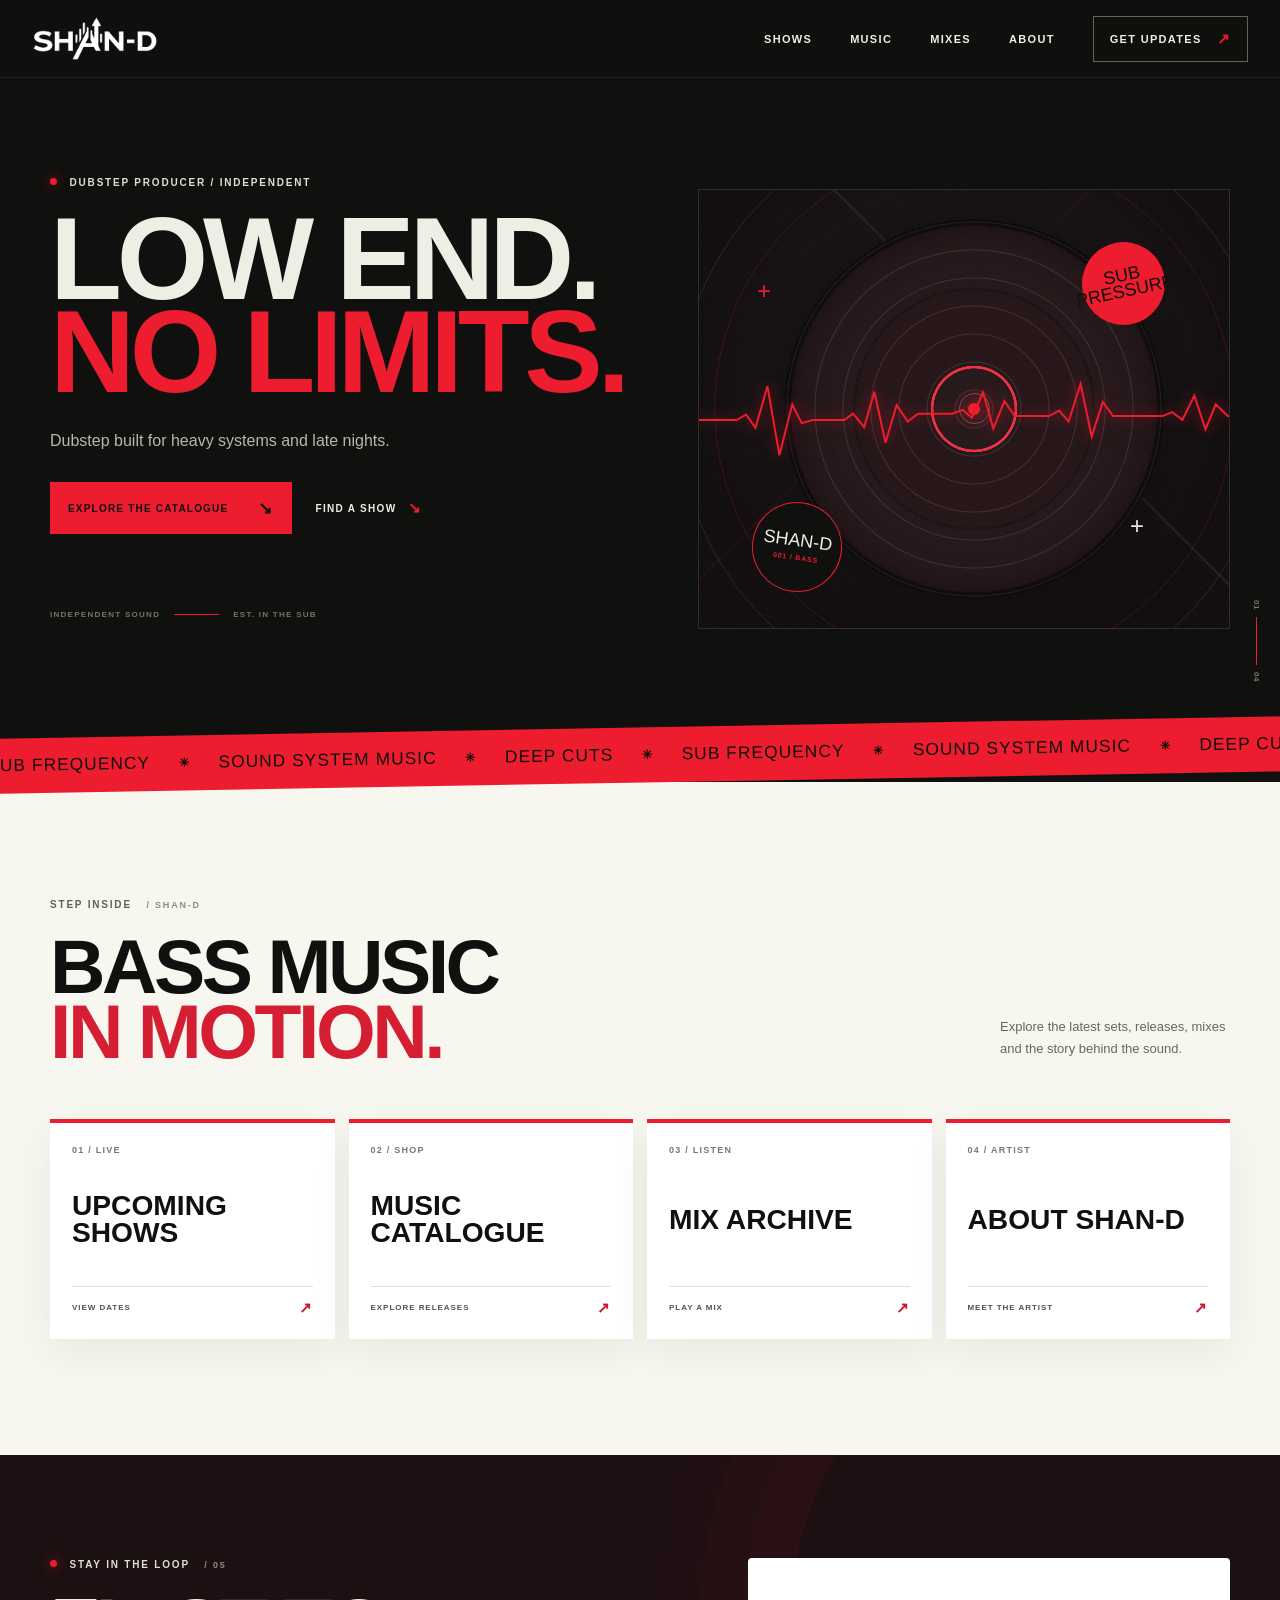
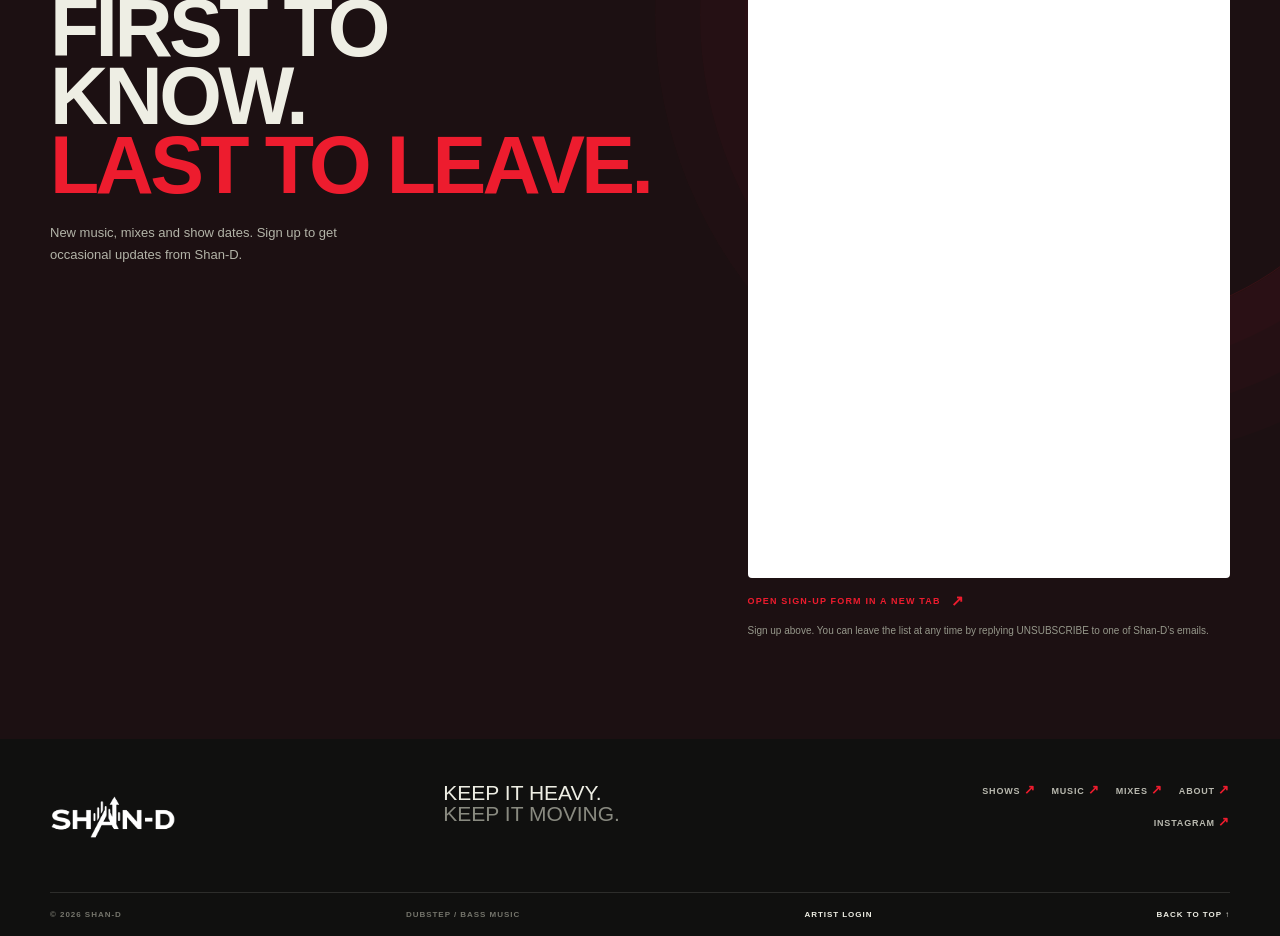
<file: index.html>
<!doctype html>
<html lang="en">
<head>
  <meta charset="utf-8">
  <meta name="viewport" content="width=device-width, initial-scale=1">
  <meta name="theme-color" content="#10100f">
  <meta name="description" content="Official home of Shan-D: dubstep, digital releases, upcoming shows and new music.">
  <title>SHAN-D — Dubstep / Bass Music</title>
  <link rel="stylesheet" href="assets/style.css?v=signup-20261028">
  <script src="site-content.js" defer></script>
  <script src="assets/main.js?v=signup-20261028" defer></script>
</head>
<body>
  <a class="skip-link" href="#main">Skip to content</a>
  <header class="site-header">
    <div class="header-inner">
      <a class="wordmark" href="#top" aria-label="Shan-D home">
        <img class="wordmark__image" src="assets/shan-d-logo.png" alt="Shan-D">
      </a>
      <button class="menu-toggle" type="button" aria-expanded="false" aria-controls="primary-nav">
        <span class="sr-only">Open navigation</span>
        <span></span><span></span>
      </button>
      <nav class="main-nav" id="primary-nav" aria-label="Main navigation">
        <a href="shows/">Shows</a>
        <a href="music/">Music</a>
        <a href="mixes/">Mixes</a>
        <a href="about/">About</a>
        <a class="nav-cta" href="#newsletter">Get updates <span aria-hidden="true">↗</span></a>
      </nav>
    </div>
  </header>
  <main id="main">
    <section class="hero section-wrap" id="top" aria-labelledby="hero-title">
      <div class="hero-copy">
        <p class="eyebrow"><span class="status-dot"></span> DUBSTEP PRODUCER / INDEPENDENT</p>
        <h1 id="hero-title">LOW END.<br><em>NO LIMITS.</em></h1>
        <p class="hero-intro">Dubstep built for heavy systems and late nights.</p>
        <div class="hero-actions">
          <a class="button button--accent" href="music/">Explore the catalogue <span aria-hidden="true">↘</span></a>
          <a class="text-link" href="shows/">Find a show <span aria-hidden="true">↘</span></a>
        </div>
        <div class="hero-caption"><span>INDEPENDENT SOUND</span><span class="caption-rule" aria-hidden="true"></span><span>EST. IN THE SUB</span></div>
      </div>
      <div class="hero-art" role="img" aria-label="Abstract sound system artwork with concentric speaker rings and bass waveform">
        <div class="hero-art__grain" aria-hidden="true"></div>
        <div class="hero-art__orbit hero-art__orbit--one" aria-hidden="true"></div>
        <div class="hero-art__orbit hero-art__orbit--two" aria-hidden="true"></div>
        <div class="hero-art__disc" aria-hidden="true"><div class="hero-art__disc-center"></div></div>
        <svg class="hero-wave" viewBox="0 0 620 140" preserveAspectRatio="none" aria-hidden="true">
          <path d="M0 70h44l11-7 11 17 14-53 14 88 15-65 11 24 13-4h37l10-8 13 17 12-45 13 65 13-48 13 21 12-10h40l12-5 11 10 13-32 12 46 13-35 12 19h40l12-7 11 14 14-48 13 67 13-44 12 18h58l11-5 12 10 14-31 13 43 12-32 14 15h58"/>
        </svg>
        <div class="hero-sticker hero-sticker--top">SUB<br>PRESSURE</div>
        <div class="hero-sticker hero-sticker--bottom">SHAN-D<br><span>001 / BASS</span></div>
        <span class="art-cross art-cross--one" aria-hidden="true">+</span><span class="art-cross art-cross--two" aria-hidden="true">+</span>
      </div>
      <div class="hero-index" aria-hidden="true"><span>01</span><i></i><span>04</span></div>
    </section>
    <div class="ticker" aria-label="Sound system energy"><div class="ticker-track" aria-hidden="true"><span>SUB FREQUENCY</span><b>✳</b><span>SOUND SYSTEM MUSIC</span><b>✳</b><span>DEEP CUTS</span><b>✳</b><span>SUB FREQUENCY</span><b>✳</b><span>SOUND SYSTEM MUSIC</span><b>✳</b><span>DEEP CUTS</span><b>✳</b></div></div>
    <section class="home-explore section" aria-labelledby="explore-title">
      <div class="section-wrap">
        <div class="section-heading">
          <div><p class="eyebrow eyebrow--dark">STEP INSIDE <span class="heading-mark">/ SHAN-D</span></p><h2 id="explore-title">Bass music<br><em>in motion.</em></h2></div>
          <p class="section-note">Explore the latest sets, releases, mixes and the story behind the sound.</p>
        </div>
        <div class="home-link-grid">
          <a class="home-link-card" href="shows/"><span>01 / LIVE</span><h3>Upcoming shows</h3><b>VIEW DATES <i aria-hidden="true">↗</i></b></a>
          <a class="home-link-card" href="music/"><span>02 / SHOP</span><h3>Music catalogue</h3><b>EXPLORE RELEASES <i aria-hidden="true">↗</i></b></a>
          <a class="home-link-card" href="mixes/"><span>03 / LISTEN</span><h3>Mix archive</h3><b>PLAY A MIX <i aria-hidden="true">↗</i></b></a>
          <a class="home-link-card" href="about/"><span>04 / ARTIST</span><h3>About Shan-D</h3><b>MEET THE ARTIST <i aria-hidden="true">↗</i></b></a>
        </div>
      </div>
    </section>
    <section class="newsletter" id="newsletter" aria-labelledby="newsletter-title">
      <div class="newsletter-noise" aria-hidden="true"></div>
      <div class="section-wrap newsletter-layout">
        <div>
          <p class="eyebrow"><span class="status-dot"></span> STAY IN THE LOOP <span class="heading-mark">/ 05</span></p>
          <h2 id="newsletter-title">First to know.<br><em>Last to leave.</em></h2>
          <p class="newsletter-copy">New music, mixes and show dates. Sign up to get occasional updates from Shan-D.</p>
        </div>
        <div class="newsletter-form-wrap">
          <iframe class="newsletter-embed" id="newsletter-form" title="Join the Shan-D mailing list" loading="lazy" referrerpolicy="strict-origin-when-cross-origin" hidden></iframe>
          <a class="newsletter-open-link" id="newsletter-open-link" target="_blank" rel="noopener noreferrer" hidden>OPEN SIGN-UP FORM IN A NEW TAB <span aria-hidden="true">↗</span></a>
          <p class="form-note" id="newsletter-status" role="status">The sign-up form is loading.</p>
          <p class="form-error" id="newsletter-setup-note" hidden></p>
        </div>
      </div>
    </section>
  </main>
  <footer class="site-footer">
    <div class="section-wrap footer-top">
      <a class="wordmark wordmark--footer" href="#top" aria-label="Back to top"><img class="wordmark__image" src="assets/shan-d-logo.png" alt="Shan-D"></a>
      <p>Keep it heavy.<br><span>Keep it moving.</span></p>
      <div class="footer-utility">
        <nav class="footer-socials footer-pages" aria-label="Website pages">
          <a href="shows/">Shows <span aria-hidden="true">↗</span></a>
          <a href="music/">Music <span aria-hidden="true">↗</span></a>
          <a href="mixes/">Mixes <span aria-hidden="true">↗</span></a>
          <a href="about/">About <span aria-hidden="true">↗</span></a>
        </nav>
        <div class="footer-socials footer-socials--artist" id="footer-socials" aria-label="Social links"></div>
      </div>
    </div>
    <div class="section-wrap footer-bottom">
      <span>© <span id="year"></span> SHAN-D</span><span>DUBSTEP / BASS MUSIC</span><a href="admin/">ARTIST LOGIN</a><a href="#top">BACK TO TOP ↑</a>
    </div>
  </footer>
</body>
</html>
</file>
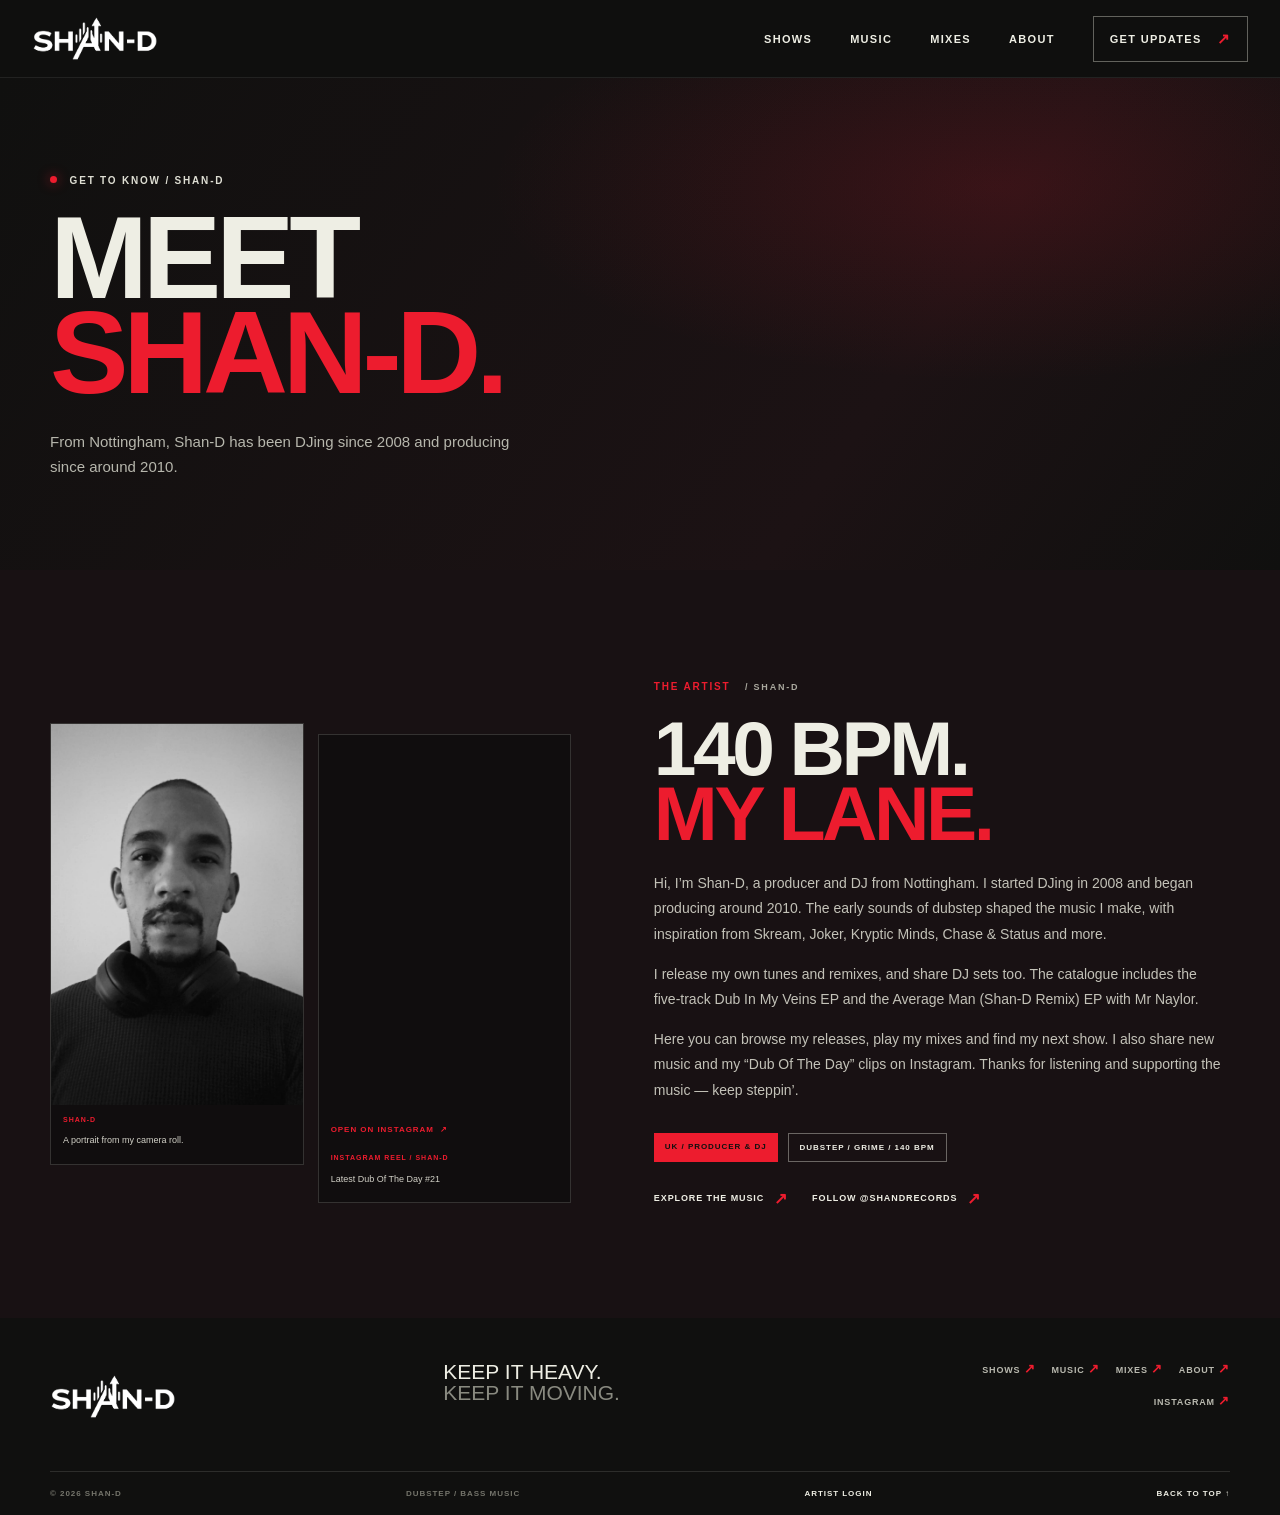
<file: about/index.html>
<!doctype html>
<html lang="en">
<head>
  <meta charset="utf-8">
  <meta name="viewport" content="width=device-width, initial-scale=1">
  <meta name="theme-color" content="#10100f">
  <meta name="description" content="Meet Shan-D, Nottingham producer and DJ, shaped by early dubstep and working at 140 BPM.">
  <title>About — SHAN-D</title>
  <link rel="stylesheet" href="../assets/style.css?v=signup-20261028">
  <script src="../site-content.js" defer></script>
  <script src="../assets/main.js?v=signup-20261028" defer></script>
</head>
<body class="about-page">
  <a class="skip-link" href="#main">Skip to content</a>
  <header class="site-header">
    <div class="header-inner">
      <a class="wordmark" href="../index.html#top" aria-label="Shan-D home"><img class="wordmark__image" src="../assets/shan-d-logo.png" alt="Shan-D"></a>
      <button class="menu-toggle" type="button" aria-expanded="false" aria-controls="primary-nav"><span class="sr-only">Open navigation</span><span></span><span></span></button>
      <nav class="main-nav" id="primary-nav" aria-label="Main navigation">
        <a href="../shows/">Shows</a><a href="../music/">Music</a><a href="../mixes/">Mixes</a><a href="./" aria-current="page">About</a><a class="nav-cta" href="../index.html#newsletter">Get updates <span aria-hidden="true">↗</span></a>
      </nav>
    </div>
  </header>
  <main id="main">
    <section class="page-hero" id="top" aria-labelledby="page-title">
      <div class="section-wrap">
        <p class="eyebrow"><span class="status-dot"></span> GET TO KNOW / SHAN-D</p>
        <h1 id="page-title">MEET<br><em>SHAN-D.</em></h1>
        <p class="page-hero__copy">From Nottingham, Shan-D has been DJing since 2008 and producing since around 2010.</p>
      </div>
    </section>
    <section class="section section--about" aria-labelledby="about-title">
      <div class="section-wrap about-layout">
        <div class="about-gallery" id="about-gallery" aria-label="Photos of Shan-D"></div>
        <div class="about-content">
          <p class="eyebrow">THE ARTIST <span class="heading-mark">/ SHAN-D</span></p>
          <h2 id="about-title">140 BPM.<br><em>My lane.</em></h2>
          <div class="about-copy" id="about-copy"></div>
          <div class="about-bottom"><span class="about-tag">UK / PRODUCER &amp; DJ</span><span class="about-tag about-tag--outline">DUBSTEP / GRIME / 140 BPM</span></div>
          <div class="about-actions">
            <a class="about-contact" href="../music/">Explore the music <span aria-hidden="true">↗</span></a>
            <a class="about-contact" href="https://www.instagram.com/shandrecords/" target="_blank" rel="noopener noreferrer">Follow @shandrecords <span aria-hidden="true">↗</span></a>
          </div>
        </div>
      </div>
    </section>
  </main>
  <footer class="site-footer">
    <div class="section-wrap footer-top">
      <a class="wordmark wordmark--footer" href="../index.html#top" aria-label="Shan-D home"><img class="wordmark__image" src="../assets/shan-d-logo.png" alt="Shan-D"></a>
      <p>Keep it heavy.<br><span>Keep it moving.</span></p>
      <div class="footer-utility">
        <nav class="footer-socials footer-pages" aria-label="Website pages"><a href="../shows/">Shows <span aria-hidden="true">↗</span></a><a href="../music/">Music <span aria-hidden="true">↗</span></a><a href="../mixes/">Mixes <span aria-hidden="true">↗</span></a><a href="./" aria-current="page">About <span aria-hidden="true">↗</span></a></nav>
        <div class="footer-socials footer-socials--artist" id="footer-socials" aria-label="Social links"></div>
      </div>
    </div>
    <div class="section-wrap footer-bottom"><span>© <span id="year"></span> SHAN-D</span><span>DUBSTEP / BASS MUSIC</span><a href="../admin/">ARTIST LOGIN</a><a href="#top">BACK TO TOP ↑</a></div>
  </footer>
</body>
</html>
</file>
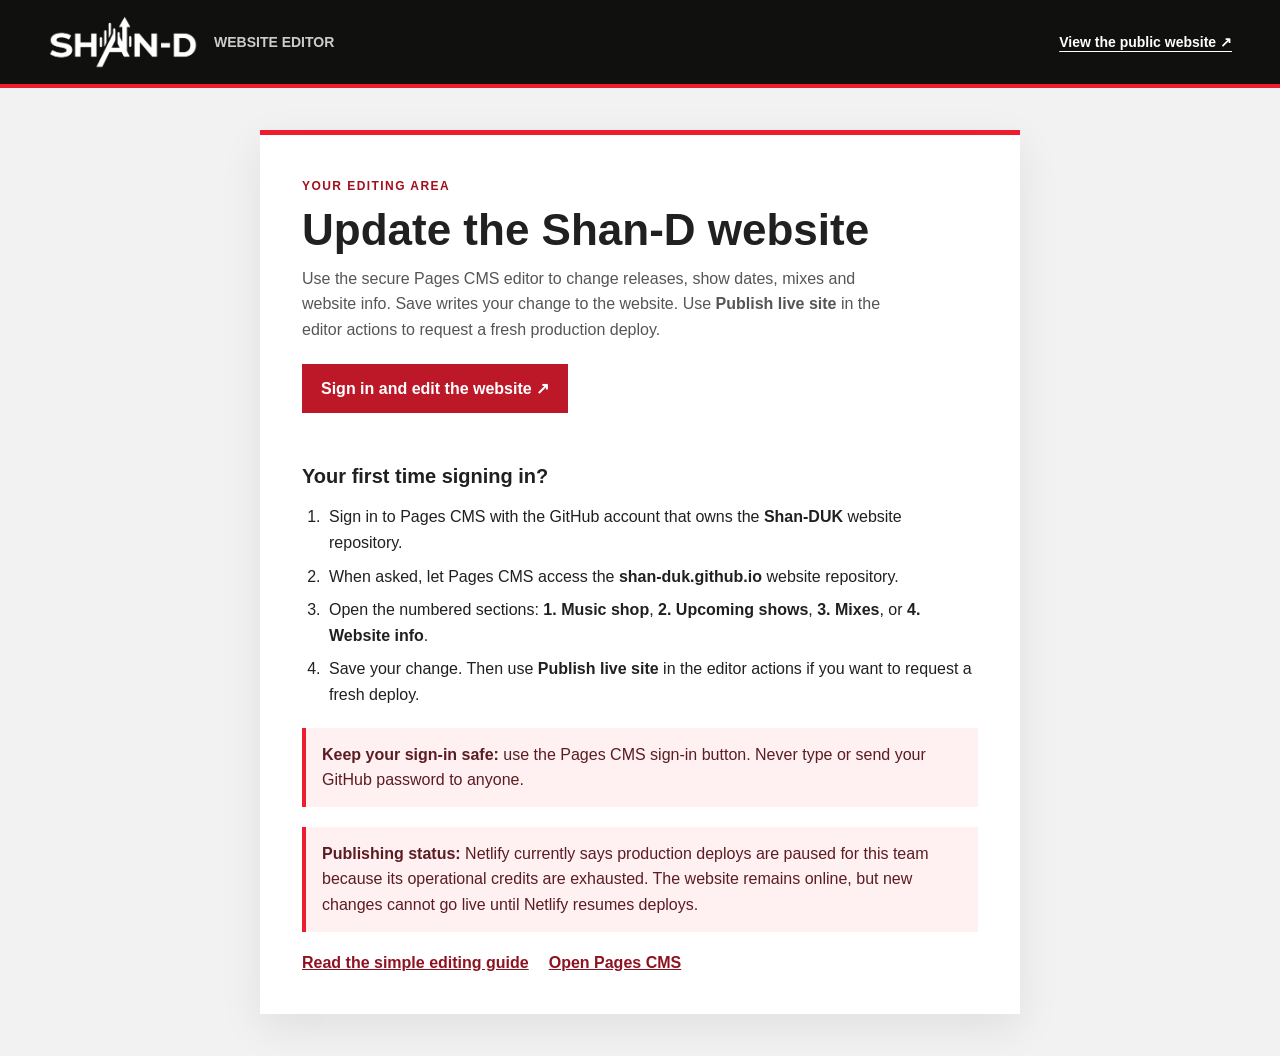
<file: admin/index.html>
<!doctype html>
<html lang="en">
<head>
  <meta charset="utf-8">
  <meta name="viewport" content="width=device-width, initial-scale=1">
  <meta name="theme-color" content="#10100f">
  <title>Shan-D website editor</title>
  <style>
    :root { color-scheme: light; font-family: Arial, Helvetica, sans-serif; }
    * { box-sizing: border-box; }
    body { margin: 0; color: #202020; background: #f2f2f2; }
    header { display: flex; align-items: center; justify-content: space-between; gap: 20px; padding: 14px clamp(18px, 4vw, 48px); color: #fff; background: #10100f; border-bottom: 4px solid #ed1c2e; }
    .brand { display: flex; align-items: center; gap: 16px; }
    .brand img { width: 150px; height: 56px; object-fit: contain; }
    .brand span { color: #ccc; font-size: 14px; font-weight: 700; }
    header a { color: #fff; font-size: 14px; font-weight: 700; text-underline-offset: 4px; }
    header a:hover { color: #ff7b85; }
    main { width: min(760px, calc(100% - 32px)); margin: 42px auto; }
    .card { padding: clamp(24px, 5vw, 42px); background: #fff; border-top: 5px solid #ed1c2e; box-shadow: 0 14px 40px rgba(0,0,0,.08); }
    .eyebrow { margin: 0 0 10px; color: #a20f1d; font-size: 12px; font-weight: 800; letter-spacing: .12em; text-transform: uppercase; }
    h1 { margin: 0 0 12px; font-size: clamp(30px, 6vw, 44px); line-height: 1.08; }
    p, li { font-size: 16px; line-height: 1.6; }
    .intro { max-width: 610px; margin: 0 0 22px; color: #555; }
    .button { display: inline-block; margin: 0 0 28px; padding: 15px 19px; color: #fff; background: #bd1828; font-weight: 800; text-decoration: none; }
    .button:hover { background: #941321; }
    h2 { margin: 24px 0 8px; font-size: 20px; }
    ol { padding-left: 23px; }
    li { padding-left: 4px; margin: 8px 0; }
    .note { margin: 20px 0 0; padding: 14px 16px; color: #5c1c23; background: #fff0f1; border-left: 4px solid #ed1c2e; }
    .bottom { display: flex; gap: 20px; margin-top: 22px; }
    .bottom a { color: #8f1220; font-weight: 700; }
    @media (max-width: 580px) { header { align-items: flex-start; flex-direction: column; } .brand img { width: 125px; } main { margin: 24px auto; } .bottom { flex-direction: column; gap: 10px; } }
  </style>
</head>
<body>
  <header>
    <div class="brand"><img src="../assets/shan-d-logo.png" alt="Shan-D logo"><span>WEBSITE EDITOR</span></div>
    <a href="../index.html">View the public website ↗</a>
  </header>
  <main>
    <section class="card">
      <p class="eyebrow">Your editing area</p>
      <h1>Update the Shan-D website</h1>
      <p class="intro">Use the secure Pages CMS editor to change releases, show dates, mixes and website info. Save writes your change to the website. Use <strong>Publish live site</strong> in the editor actions to request a fresh production deploy.</p>
      <a class="button" href="https://app.pagescms.org/Shan-DUK/shan-duk.github.io">Sign in and edit the website ↗</a>

      <h2>Your first time signing in?</h2>
      <ol>
        <li>Sign in to Pages CMS with the GitHub account that owns the <strong>Shan-DUK</strong> website repository.</li>
        <li>When asked, let Pages CMS access the <strong>shan-duk.github.io</strong> website repository.</li>
        <li>Open the numbered sections: <strong>1. Music shop</strong>, <strong>2. Upcoming shows</strong>, <strong>3. Mixes</strong>, or <strong>4. Website info</strong>.</li>
        <li>Save your change. Then use <strong>Publish live site</strong> in the editor actions if you want to request a fresh deploy.</li>
      </ol>

      <p class="note"><strong>Keep your sign-in safe:</strong> use the Pages CMS sign-in button. Never type or send your GitHub password to anyone.</p>
      <p class="note"><strong>Publishing status:</strong> Netlify currently says production deploys are paused for this team because its operational credits are exhausted. The website remains online, but new changes cannot go live until Netlify resumes deploys.</p>
      <nav class="bottom" aria-label="Help links">
        <a href="help.html">Read the simple editing guide</a>
        <a href="https://app.pagescms.org">Open Pages CMS</a>
      </nav>
    </section>
  </main>
</body>
</html>
</file>
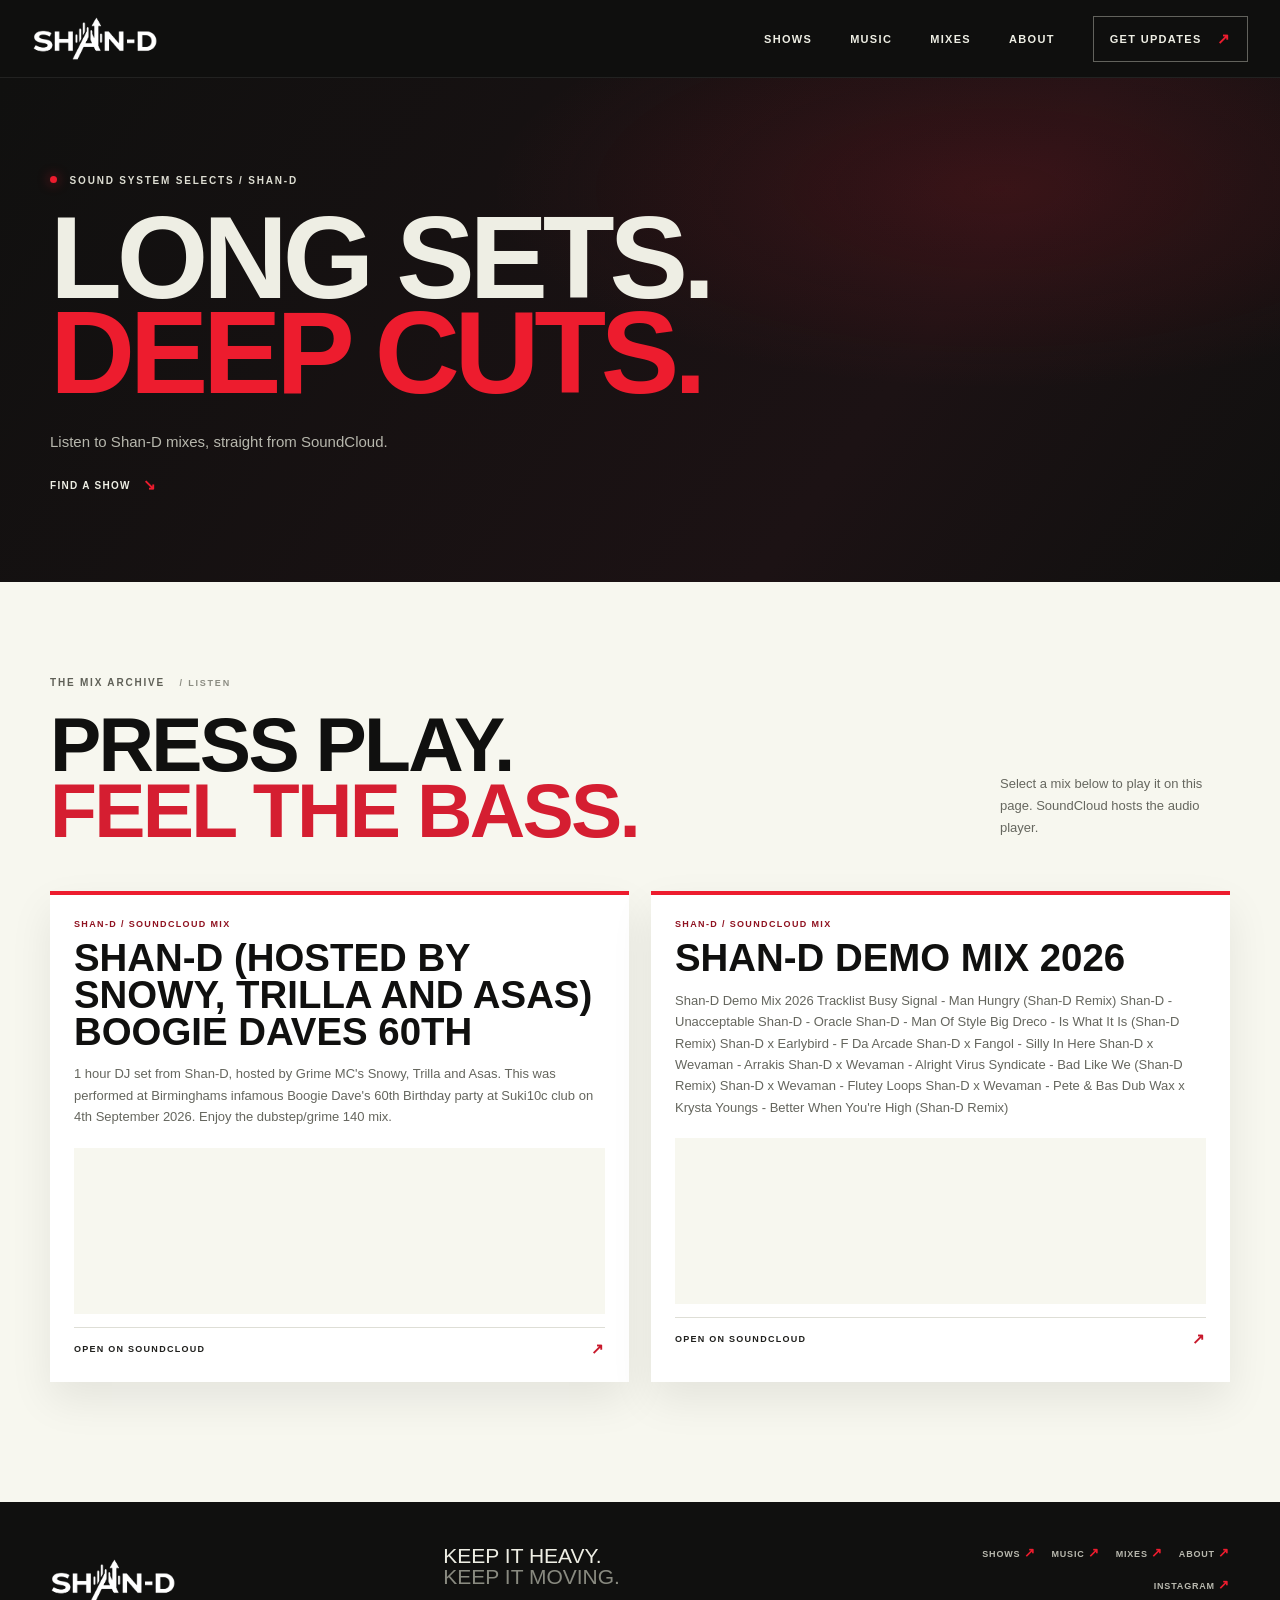
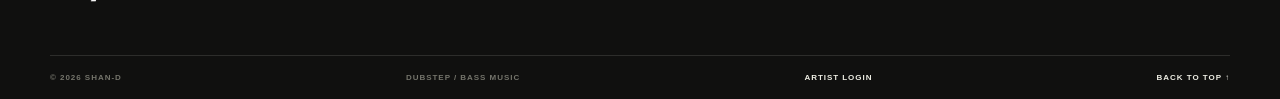
<file: mixes/index.html>
<!doctype html>
<html lang="en">
<head>
  <meta charset="utf-8">
  <meta name="viewport" content="width=device-width, initial-scale=1">
  <meta name="theme-color" content="#10100f">
  <meta name="description" content="Listen to Shan-D mixes on SoundCloud.">
  <title>Mixes — SHAN-D</title>
  <link rel="stylesheet" href="../assets/style.css?v=signup-20261028">
  <script src="../site-content.js" defer></script>
  <script src="../assets/mixes.js" defer></script>
</head>
<body class="mixes-page">
  <a class="skip-link" href="#main">Skip to content</a>
  <header class="site-header">
    <div class="header-inner">
      <a class="wordmark" href="../index.html#top" aria-label="Shan-D home">
        <img class="wordmark__image" src="../assets/shan-d-logo.png" alt="Shan-D">
      </a>
      <button class="menu-toggle" type="button" aria-expanded="false" aria-controls="primary-nav">
        <span class="sr-only">Open navigation</span>
        <span></span><span></span>
      </button>
      <nav class="main-nav" id="primary-nav" aria-label="Main navigation">
        <a href="../shows/">Shows</a>
        <a href="../music/">Music</a>
        <a href="./" aria-current="page">Mixes</a>
        <a href="../about/">About</a>
        <a class="nav-cta" href="../index.html#newsletter">Get updates <span aria-hidden="true">↗</span></a>
      </nav>
    </div>
  </header>
  <main id="main">
    <section class="mixes-hero" aria-labelledby="mixes-title">
      <div class="section-wrap">
        <p class="eyebrow"><span class="status-dot"></span> SOUND SYSTEM SELECTS / SHAN-D</p>
        <h1 id="mixes-title">Long sets.<br><em>Deep cuts.</em></h1>
        <p class="mixes-hero__copy">Listen to Shan-D mixes, straight from SoundCloud.</p>
        <a class="text-link" href="../shows/">Find a show <span aria-hidden="true">↘</span></a>
      </div>
    </section>
    <section class="mixes-library" aria-labelledby="mixes-library-title">
      <div class="section-wrap">
        <div class="section-heading">
          <div>
            <p class="eyebrow eyebrow--dark">THE MIX ARCHIVE <span class="heading-mark">/ LISTEN</span></p>
            <h2 id="mixes-library-title">Press play.<br><em>Feel the bass.</em></h2>
          </div>
          <p class="section-note">Select a mix below to play it on this page. SoundCloud hosts the audio player.</p>
        </div>
        <div class="mixes-grid" id="mixes-list" aria-live="polite"></div>
      </div>
    </section>
  </main>
  <footer class="site-footer">
    <div class="section-wrap footer-top">
      <a class="wordmark wordmark--footer" href="../index.html#top" aria-label="Back to Shan-D home"><img class="wordmark__image" src="../assets/shan-d-logo.png" alt="Shan-D"></a>
      <p>Keep it heavy.<br><span>Keep it moving.</span></p>
      <div class="footer-utility">
        <nav class="footer-socials footer-pages" aria-label="Website pages">
          <a href="../shows/">Shows <span aria-hidden="true">↗</span></a>
          <a href="../music/">Music <span aria-hidden="true">↗</span></a>
          <a href="./" aria-current="page">Mixes <span aria-hidden="true">↗</span></a>
          <a href="../about/">About <span aria-hidden="true">↗</span></a>
        </nav>
        <div class="footer-socials footer-socials--artist" id="footer-socials" aria-label="Social links"></div>
      </div>
    </div>
    <div class="section-wrap footer-bottom">
      <span>© <span id="year"></span> SHAN-D</span><span>DUBSTEP / BASS MUSIC</span><a href="../admin/">ARTIST LOGIN</a><a href="#top">BACK TO TOP ↑</a>
    </div>
  </footer>
</body>
</html>
</file>
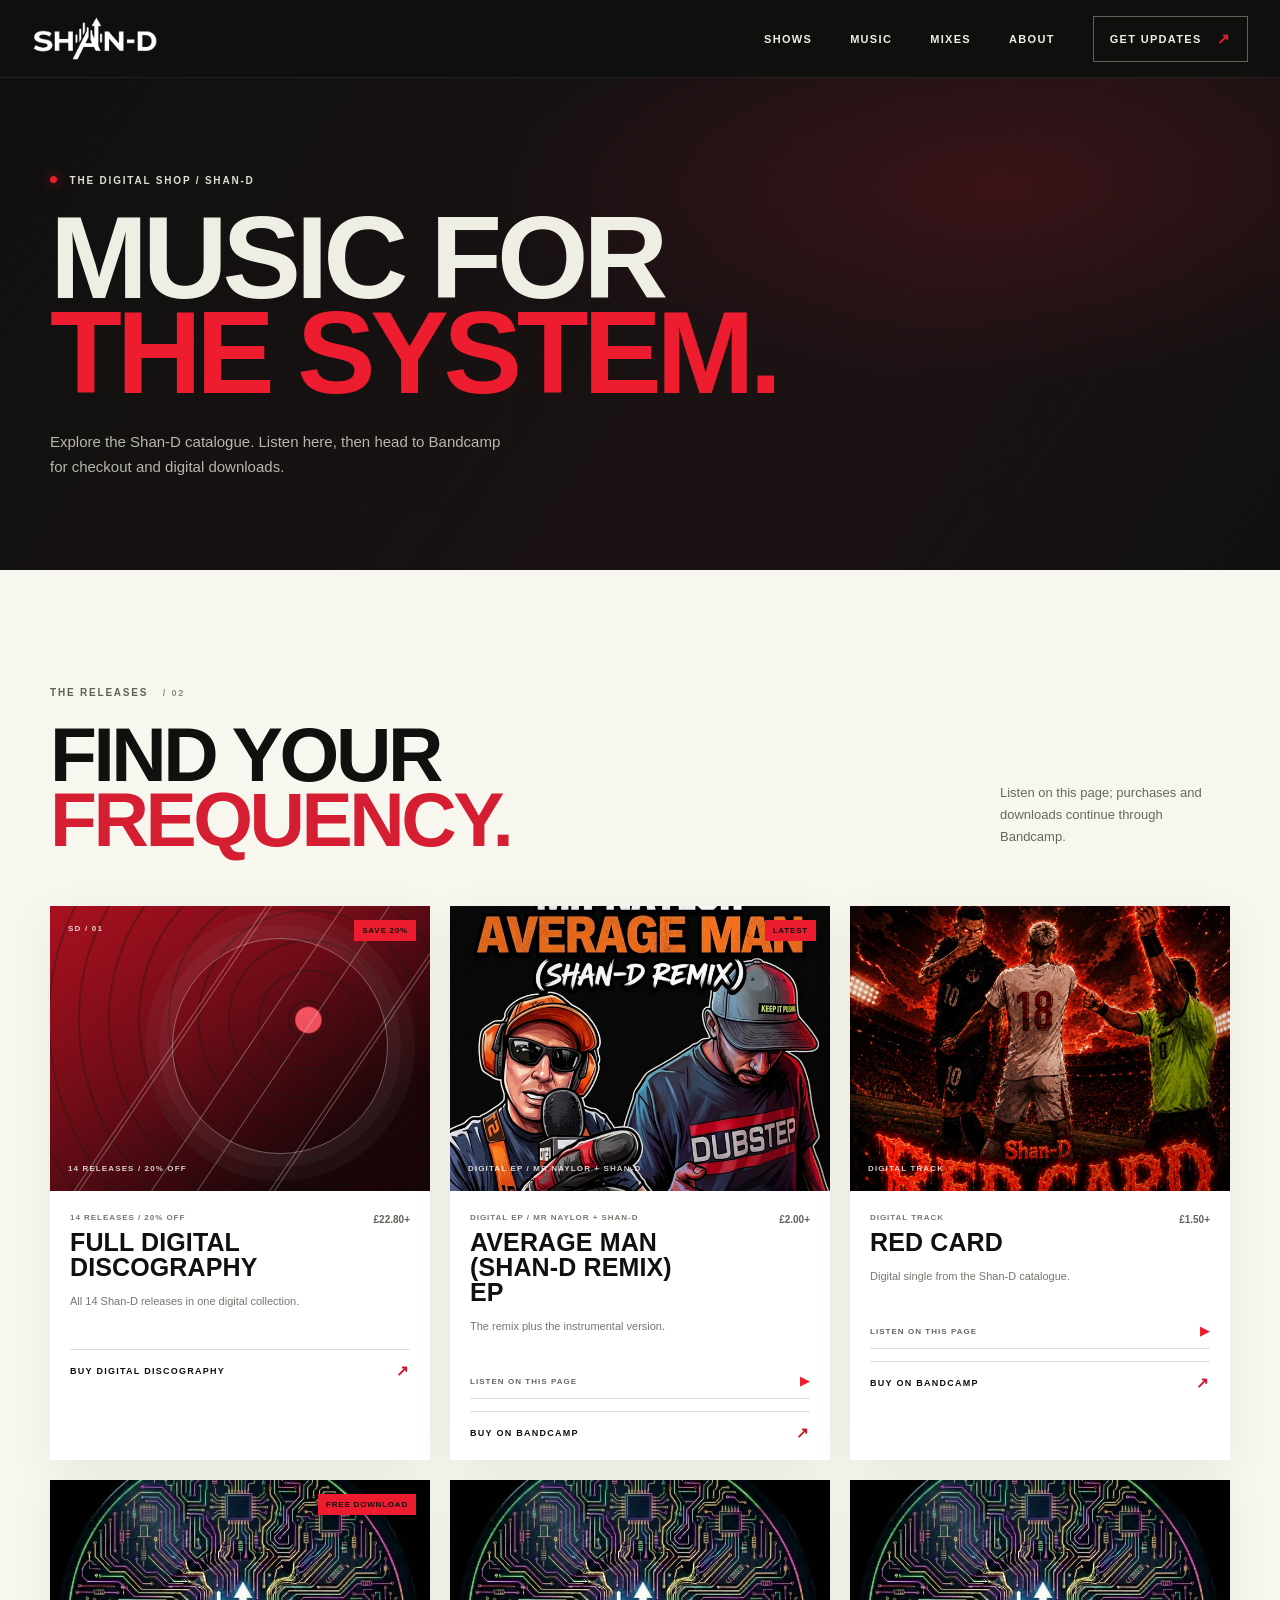
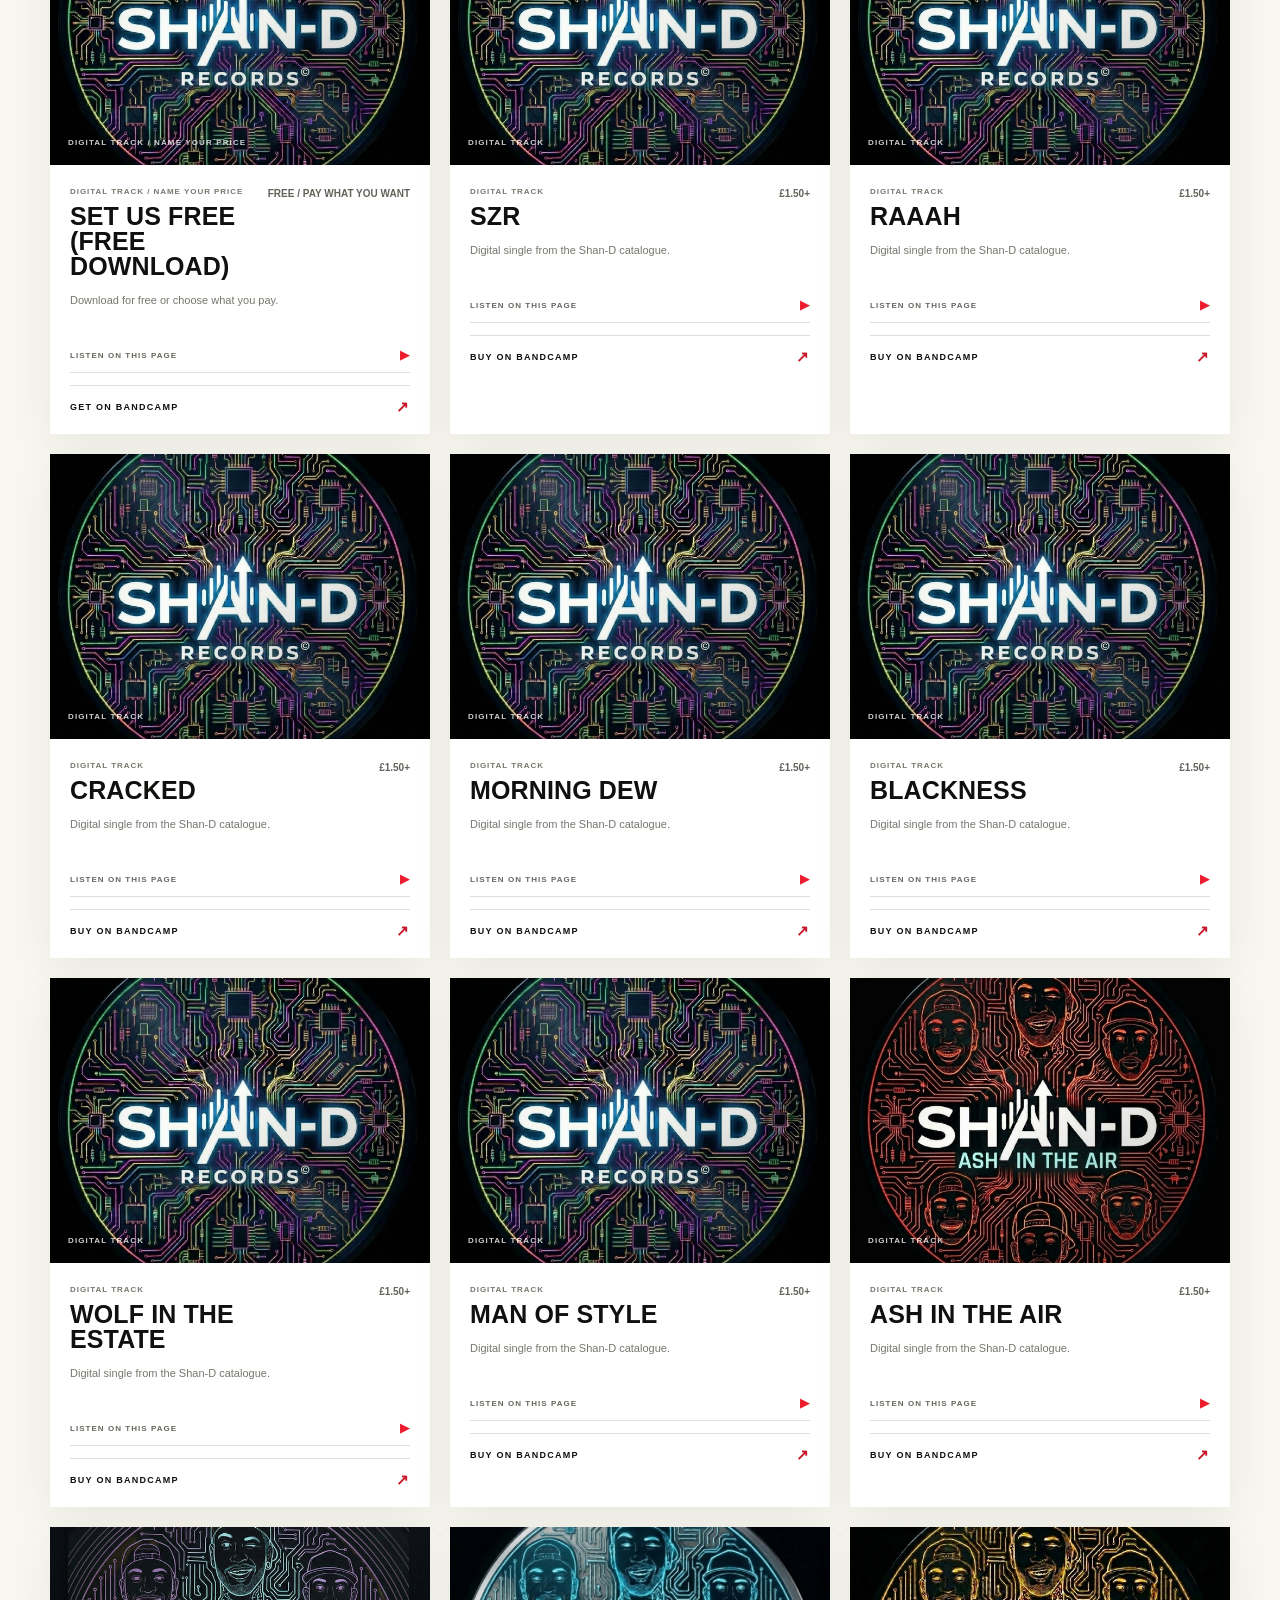
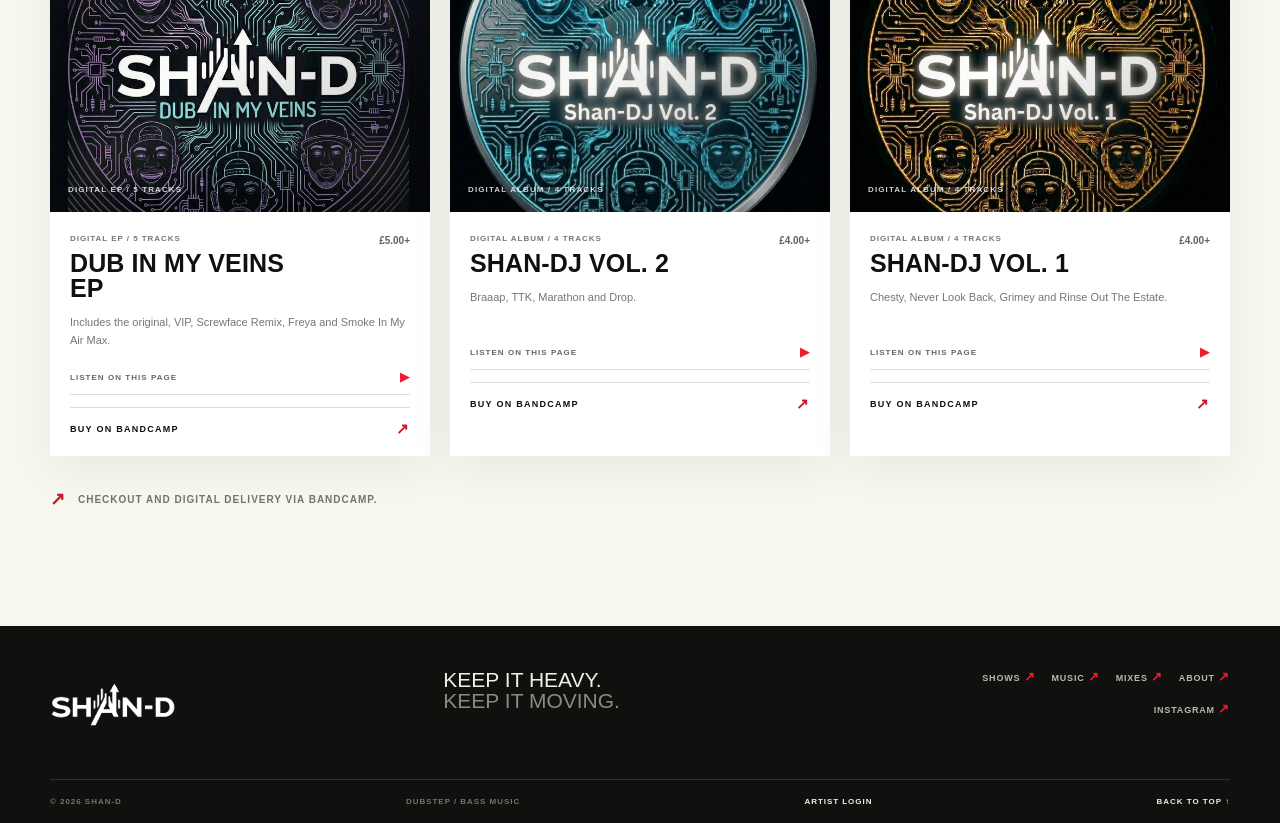
<file: music/index.html>
<!doctype html>
<html lang="en">
<head>
  <meta charset="utf-8">
  <meta name="viewport" content="width=device-width, initial-scale=1">
  <meta name="theme-color" content="#10100f">
  <meta name="description" content="Explore and buy Shan-D digital releases. Checkout and downloads are handled by Bandcamp.">
  <title>Music — SHAN-D</title>
  <link rel="stylesheet" href="../assets/style.css?v=signup-20261028">
  <script src="../site-content.js" defer></script>
  <script src="../assets/main.js?v=signup-20261028" defer></script>
</head>
<body class="music-page">
  <a class="skip-link" href="#main">Skip to content</a>
  <header class="site-header">
    <div class="header-inner">
      <a class="wordmark" href="../index.html#top" aria-label="Shan-D home"><img class="wordmark__image" src="../assets/shan-d-logo.png" alt="Shan-D"></a>
      <button class="menu-toggle" type="button" aria-expanded="false" aria-controls="primary-nav"><span class="sr-only">Open navigation</span><span></span><span></span></button>
      <nav class="main-nav" id="primary-nav" aria-label="Main navigation">
        <a href="../shows/">Shows</a><a href="./" aria-current="page">Music</a><a href="../mixes/">Mixes</a><a href="../about/">About</a><a class="nav-cta" href="../index.html#newsletter">Get updates <span aria-hidden="true">↗</span></a>
      </nav>
    </div>
  </header>
  <main id="main">
    <section class="page-hero" id="top" aria-labelledby="page-title">
      <div class="section-wrap">
        <p class="eyebrow"><span class="status-dot"></span> THE DIGITAL SHOP / SHAN-D</p>
        <h1 id="page-title">Music for<br><em>the system.</em></h1>
        <p class="page-hero__copy">Explore the Shan-D catalogue. Listen here, then head to Bandcamp for checkout and digital downloads.</p>
      </div>
    </section>
    <section class="section section--music" aria-labelledby="music-title">
      <div class="section-wrap">
        <div class="section-heading">
          <div><p class="eyebrow eyebrow--dark">THE RELEASES <span class="heading-mark">/ 02</span></p><h2 id="music-title">Find your<br><em>frequency.</em></h2></div>
          <p class="section-note">Listen on this page; purchases and downloads continue through Bandcamp.</p>
        </div>
        <div class="music-grid" id="music-grid" aria-live="polite"></div>
        <div class="shop-footnote"><span class="shop-footnote__mark">↗</span> Checkout and digital delivery via Bandcamp.</div>
      </div>
    </section>
  </main>
  <footer class="site-footer">
    <div class="section-wrap footer-top">
      <a class="wordmark wordmark--footer" href="../index.html#top" aria-label="Shan-D home"><img class="wordmark__image" src="../assets/shan-d-logo.png" alt="Shan-D"></a>
      <p>Keep it heavy.<br><span>Keep it moving.</span></p>
      <div class="footer-utility">
        <nav class="footer-socials footer-pages" aria-label="Website pages"><a href="../shows/">Shows <span aria-hidden="true">↗</span></a><a href="./" aria-current="page">Music <span aria-hidden="true">↗</span></a><a href="../mixes/">Mixes <span aria-hidden="true">↗</span></a><a href="../about/">About <span aria-hidden="true">↗</span></a></nav>
        <div class="footer-socials footer-socials--artist" id="footer-socials" aria-label="Social links"></div>
      </div>
    </div>
    <div class="section-wrap footer-bottom"><span>© <span id="year"></span> SHAN-D</span><span>DUBSTEP / BASS MUSIC</span><a href="../admin/">ARTIST LOGIN</a><a href="#top">BACK TO TOP ↑</a></div>
  </footer>
</body>
</html>
</file>
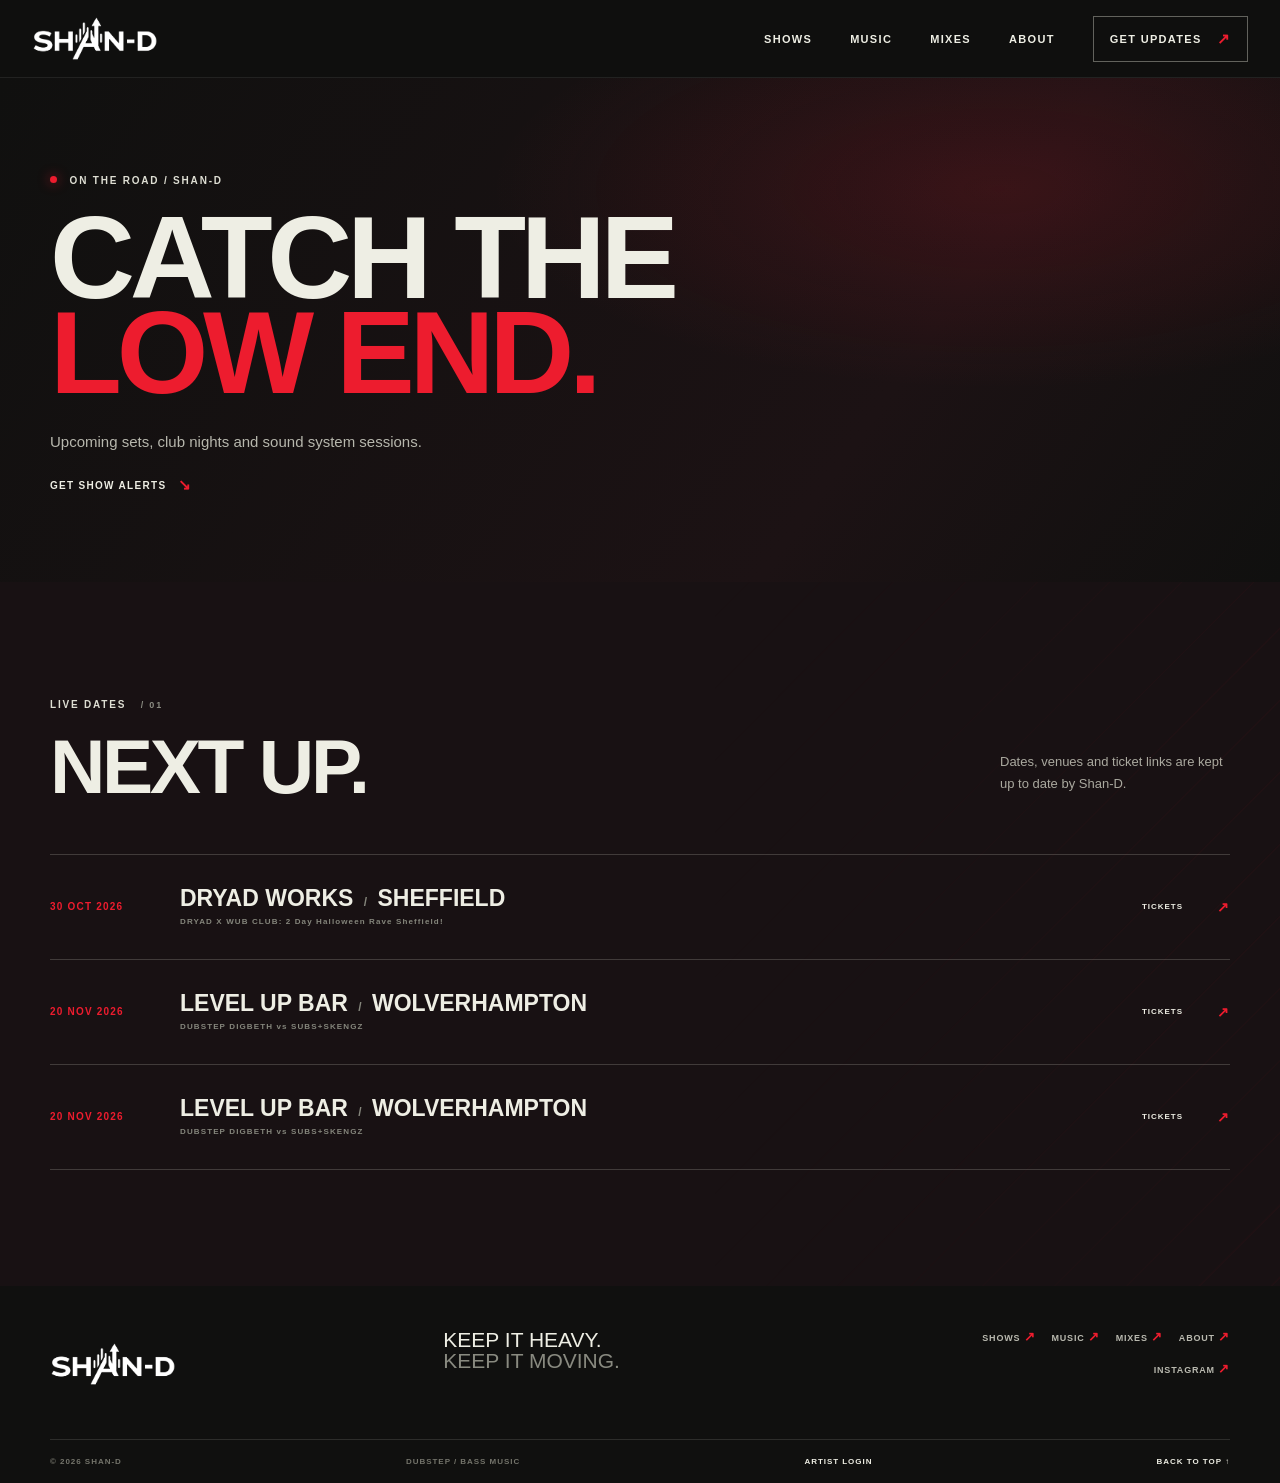
<file: shows/index.html>
<!doctype html>
<html lang="en">
<head>
  <meta charset="utf-8">
  <meta name="viewport" content="width=device-width, initial-scale=1">
  <meta name="theme-color" content="#10100f">
  <meta name="description" content="See upcoming Shan-D dubstep and bass music shows.">
  <title>Shows — SHAN-D</title>
  <link rel="stylesheet" href="../assets/style.css?v=signup-20261028">
  <script src="../site-content.js" defer></script>
  <script src="../assets/main.js?v=signup-20261028" defer></script>
</head>
<body class="shows-page">
  <a class="skip-link" href="#main">Skip to content</a>
  <header class="site-header">
    <div class="header-inner">
      <a class="wordmark" href="../index.html#top" aria-label="Shan-D home"><img class="wordmark__image" src="../assets/shan-d-logo.png" alt="Shan-D"></a>
      <button class="menu-toggle" type="button" aria-expanded="false" aria-controls="primary-nav"><span class="sr-only">Open navigation</span><span></span><span></span></button>
      <nav class="main-nav" id="primary-nav" aria-label="Main navigation">
        <a href="./" aria-current="page">Shows</a><a href="../music/">Music</a><a href="../mixes/">Mixes</a><a href="../about/">About</a><a class="nav-cta" href="../index.html#newsletter">Get updates <span aria-hidden="true">↗</span></a>
      </nav>
    </div>
  </header>
  <main id="main">
    <section class="page-hero" id="top" aria-labelledby="page-title">
      <div class="section-wrap">
        <p class="eyebrow"><span class="status-dot"></span> ON THE ROAD / SHAN-D</p>
        <h1 id="page-title">Catch the<br><em>low end.</em></h1>
        <p class="page-hero__copy">Upcoming sets, club nights and sound system sessions.</p>
        <a class="text-link" href="../index.html#newsletter">Get show alerts <span aria-hidden="true">↘</span></a>
      </div>
    </section>
    <section class="section section--shows" aria-labelledby="shows-title">
      <div class="section-wrap">
        <div class="section-heading">
          <div><p class="eyebrow">LIVE DATES <span class="heading-mark">/ 01</span></p><h2 id="shows-title">Next up.</h2></div>
          <p class="section-note">Dates, venues and ticket links are kept up to date by Shan-D.</p>
        </div>
        <div class="shows-list" id="shows-list" aria-live="polite"></div>
      </div>
    </section>
  </main>
  <footer class="site-footer">
    <div class="section-wrap footer-top">
      <a class="wordmark wordmark--footer" href="../index.html#top" aria-label="Shan-D home"><img class="wordmark__image" src="../assets/shan-d-logo.png" alt="Shan-D"></a>
      <p>Keep it heavy.<br><span>Keep it moving.</span></p>
      <div class="footer-utility">
        <nav class="footer-socials footer-pages" aria-label="Website pages"><a href="./" aria-current="page">Shows <span aria-hidden="true">↗</span></a><a href="../music/">Music <span aria-hidden="true">↗</span></a><a href="../mixes/">Mixes <span aria-hidden="true">↗</span></a><a href="../about/">About <span aria-hidden="true">↗</span></a></nav>
        <div class="footer-socials footer-socials--artist" id="footer-socials" aria-label="Social links"></div>
      </div>
    </div>
    <div class="section-wrap footer-bottom"><span>© <span id="year"></span> SHAN-D</span><span>DUBSTEP / BASS MUSIC</span><a href="../admin/">ARTIST LOGIN</a><a href="#top">BACK TO TOP ↑</a></div>
  </footer>
</body>
</html>
</file>
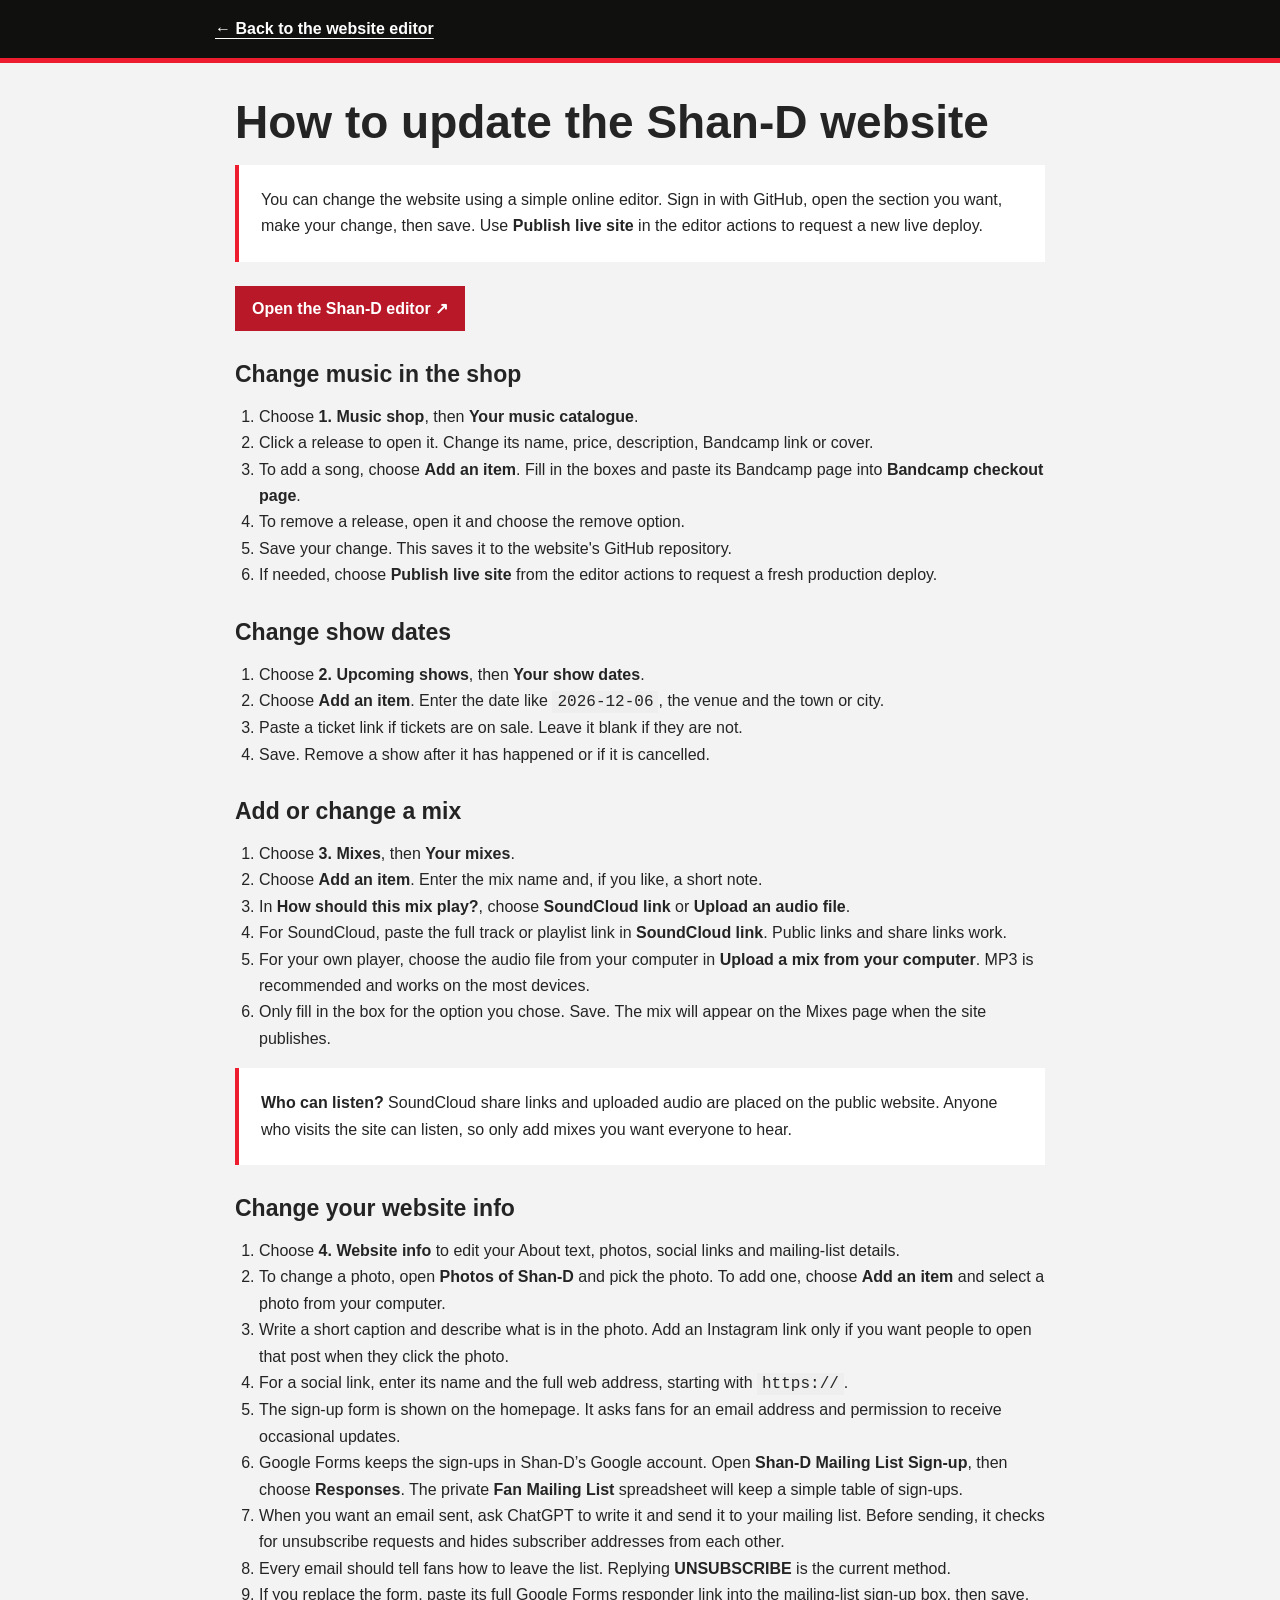
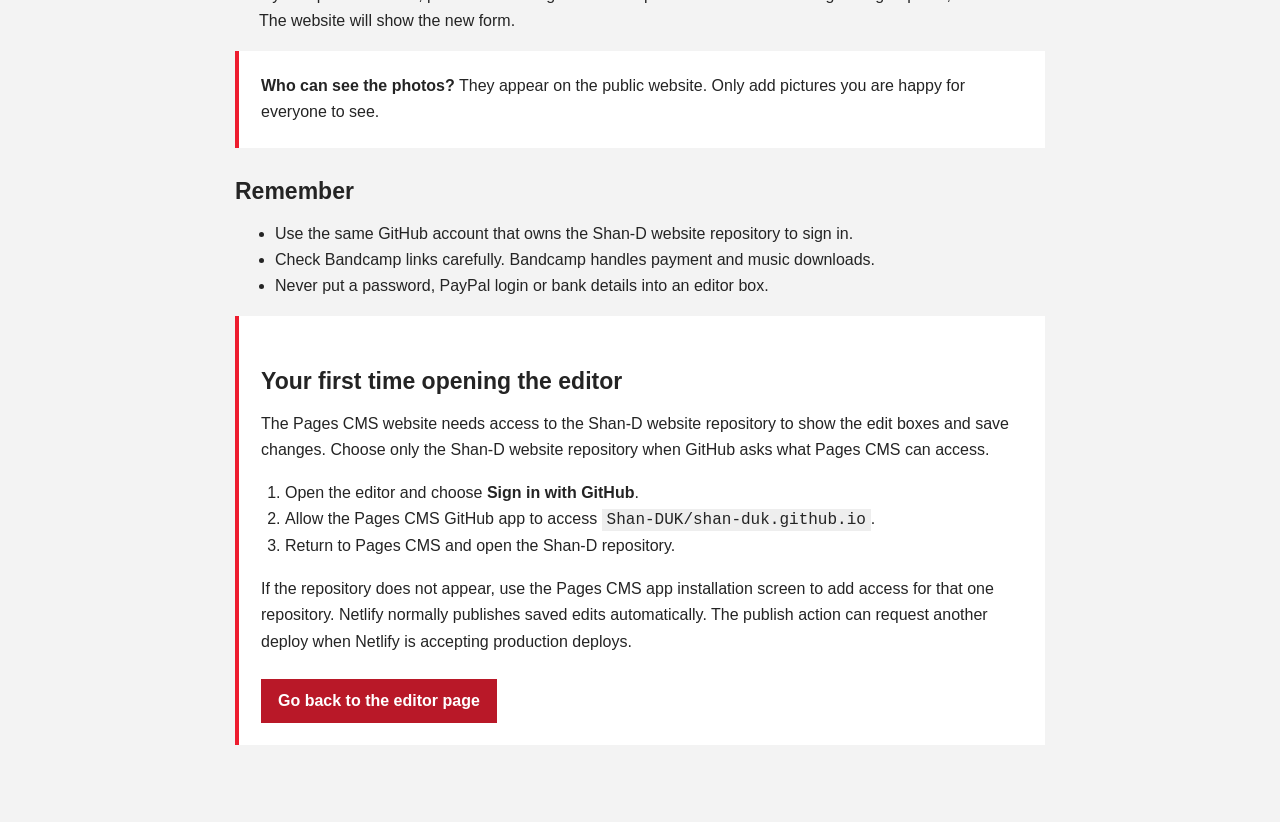
<file: admin/help.html>
<!doctype html>
<html lang="en">
<head>
  <meta charset="utf-8">
  <meta name="viewport" content="width=device-width, initial-scale=1">
  <meta name="theme-color" content="#10100f">
  <title>Simple editing guide — Shan-D</title>
  <style>
    :root { font-family: Arial, Helvetica, sans-serif; color: #242424; background: #f3f3f3; }
    * { box-sizing: border-box; }
    body { margin: 0; }
    header { padding: 20px max(20px, calc((100% - 850px) / 2)); color: #fff; background: #10100f; border-bottom: 5px solid #ed1c2e; }
    header a { color: #fff; font-weight: 700; text-underline-offset: 4px; }
    main { max-width: 850px; margin: 32px auto; padding: 0 20px 48px; }
    h1 { margin: 0 0 10px; font-size: clamp(30px, 6vw, 46px); }
    h2 { margin: 30px 0 10px; font-size: 23px; }
    p, li { font-size: 16px; line-height: 1.65; }
    .intro, .card { padding: 22px; background: #fff; border-left: 4px solid #ed1c2e; }
    .steps { padding-left: 24px; }
    .button { display: inline-block; margin-top: 8px; padding: 13px 17px; color: #fff; background: #b91828; font-weight: 700; text-decoration: none; }
    .button:hover { background: #8e101c; }
    code { padding: 2px 5px; background: #eee; }
    @media (max-width: 600px) { main { margin-top: 22px; } .intro, .card { padding: 18px; } }
  </style>
</head>
<body>
  <header><a href="index.html">← Back to the website editor</a></header>
  <main>
    <h1>How to update the Shan-D website</h1>
    <p class="intro">You can change the website using a simple online editor. Sign in with GitHub, open the section you want, make your change, then save. Use <strong>Publish live site</strong> in the editor actions to request a new live deploy.</p>
    <a class="button" href="https://app.pagescms.org/Shan-DUK/shan-duk.github.io">Open the Shan-D editor ↗</a>

    <h2>Change music in the shop</h2>
    <ol class="steps">
      <li>Choose <strong>1. Music shop</strong>, then <strong>Your music catalogue</strong>.</li>
      <li>Click a release to open it. Change its name, price, description, Bandcamp link or cover.</li>
      <li>To add a song, choose <strong>Add an item</strong>. Fill in the boxes and paste its Bandcamp page into <strong>Bandcamp checkout page</strong>.</li>
      <li>To remove a release, open it and choose the remove option.</li>
      <li>Save your change. This saves it to the website's GitHub repository.</li>
      <li>If needed, choose <strong>Publish live site</strong> from the editor actions to request a fresh production deploy.</li>
    </ol>

    <h2>Change show dates</h2>
    <ol class="steps">
      <li>Choose <strong>2. Upcoming shows</strong>, then <strong>Your show dates</strong>.</li>
      <li>Choose <strong>Add an item</strong>. Enter the date like <code>2026-12-06</code>, the venue and the town or city.</li>
      <li>Paste a ticket link if tickets are on sale. Leave it blank if they are not.</li>
      <li>Save. Remove a show after it has happened or if it is cancelled.</li>
    </ol>

    <h2>Add or change a mix</h2>
    <ol class="steps">
      <li>Choose <strong>3. Mixes</strong>, then <strong>Your mixes</strong>.</li>
      <li>Choose <strong>Add an item</strong>. Enter the mix name and, if you like, a short note.</li>
      <li>In <strong>How should this mix play?</strong>, choose <strong>SoundCloud link</strong> or <strong>Upload an audio file</strong>.</li>
      <li>For SoundCloud, paste the full track or playlist link in <strong>SoundCloud link</strong>. Public links and share links work.</li>
      <li>For your own player, choose the audio file from your computer in <strong>Upload a mix from your computer</strong>. MP3 is recommended and works on the most devices.</li>
      <li>Only fill in the box for the option you chose. Save. The mix will appear on the Mixes page when the site publishes.</li>
    </ol>
    <p class="card"><strong>Who can listen?</strong> SoundCloud share links and uploaded audio are placed on the public website. Anyone who visits the site can listen, so only add mixes you want everyone to hear.</p>

    <h2>Change your website info</h2>
    <ol class="steps">
      <li>Choose <strong>4. Website info</strong> to edit your About text, photos, social links and mailing-list details.</li>
      <li>To change a photo, open <strong>Photos of Shan-D</strong> and pick the photo. To add one, choose <strong>Add an item</strong> and select a photo from your computer.</li>
      <li>Write a short caption and describe what is in the photo. Add an Instagram link only if you want people to open that post when they click the photo.</li>
      <li>For a social link, enter its name and the full web address, starting with <code>https://</code>.</li>
      <li>The sign-up form is shown on the homepage. It asks fans for an email address and permission to receive occasional updates.</li>
      <li>Google Forms keeps the sign-ups in Shan-D’s Google account. Open <strong>Shan-D Mailing List Sign-up</strong>, then choose <strong>Responses</strong>. The private <strong>Fan Mailing List</strong> spreadsheet will keep a simple table of sign-ups.</li>
      <li>When you want an email sent, ask ChatGPT to write it and send it to your mailing list. Before sending, it checks for unsubscribe requests and hides subscriber addresses from each other.</li>
      <li>Every email should tell fans how to leave the list. Replying <strong>UNSUBSCRIBE</strong> is the current method.</li>
      <li>If you replace the form, paste its full Google Forms responder link into the mailing-list sign-up box, then save. The website will show the new form.</li>
    </ol>
    <p class="card"><strong>Who can see the photos?</strong> They appear on the public website. Only add pictures you are happy for everyone to see.</p>

    <h2>Remember</h2>
    <ul>
      <li>Use the same GitHub account that owns the Shan-D website repository to sign in.</li>
      <li>Check Bandcamp links carefully. Bandcamp handles payment and music downloads.</li>
      <li>Never put a password, PayPal login or bank details into an editor box.</li>
    </ul>

    <section class="card" id="first-time">
      <h2>Your first time opening the editor</h2>
      <p>The Pages CMS website needs access to the Shan-D website repository to show the edit boxes and save changes. Choose only the Shan-D website repository when GitHub asks what Pages CMS can access.</p>
      <ol class="steps">
        <li>Open the editor and choose <strong>Sign in with GitHub</strong>.</li>
        <li>Allow the Pages CMS GitHub app to access <code>Shan-DUK/shan-duk.github.io</code>.</li>
        <li>Return to Pages CMS and open the Shan-D repository.</li>
      </ol>
      <p>If the repository does not appear, use the Pages CMS app installation screen to add access for that one repository. Netlify normally publishes saved edits automatically. The publish action can request another deploy when Netlify is accepting production deploys.</p>
      <a class="button" href="index.html">Go back to the editor page</a>
    </section>
  </main>
</body>
</html>
</file>
<file: assets/style.css>
@charset "UTF-8";
:root {
  --ink: #10100f; --ink-soft: #1b1c19; --cream: #eeeee4; --paper: #f7f7ef;
  --accent: #ed1c2e; --muted: #9b9b91; --line: rgba(238,238,228,.19);
  --display: Impact, Haettenschweiler, "Arial Narrow Bold", sans-serif;
  --body: Arial, Helvetica, sans-serif;
}
* { box-sizing: border-box; }
html { scroll-behavior: smooth; scroll-padding-top: 5.25rem; }
body { margin: 0; background: var(--ink); color: var(--cream); font-family: var(--body); -webkit-font-smoothing: antialiased; }
body.menu-open { overflow: hidden; }
a { color: inherit; text-decoration: none; }
button, input { font: inherit; }
button, a { -webkit-tap-highlight-color: transparent; }
button:focus-visible, a:focus-visible, input:focus-visible { outline: 2px solid var(--accent); outline-offset: 4px; }
::selection { color: var(--ink); background: var(--accent); }
.sr-only, .skip-link:not(:focus) { position: absolute; width: 1px; height: 1px; padding: 0; margin: -1px; overflow: hidden; clip: rect(0,0,0,0); white-space: nowrap; border: 0; }
.skip-link:focus { position: fixed; z-index: 100; top: 1rem; left: 1rem; padding: .8rem 1rem; color: var(--ink); background: var(--accent); }
.section-wrap { width: min(1180px, calc(100% - 64px)); margin-inline: auto; }
.site-header { position: sticky; z-index: 20; top: 0; height: 78px; background: rgba(16,16,15,.89); border-bottom: 1px solid rgba(255,255,255,.08); backdrop-filter: blur(15px); }
.header-inner { width: min(1320px, calc(100% - 64px)); height: 100%; margin: auto; display: flex; align-items: center; justify-content: space-between; }
.wordmark { display: inline-flex; align-items: center; gap: 10px; font-size: 14px; font-weight: 900; letter-spacing: .1em; }
.wordmark__image { display: block; width: 126px; height: 63px; object-fit: contain; }
.wordmark__glyph { display: grid; place-items: center; width: 30px; height: 30px; border: 1px solid var(--accent); color: var(--accent); font-family: var(--display); font-size: 23px; font-style: italic; line-height: 1; transform: skew(-8deg); }
.wordmark__dash { color: var(--accent); padding-inline: 1px; }
.main-nav { display: flex; align-items: center; gap: 38px; font-size: 11px; font-weight: 700; letter-spacing: .12em; text-transform: uppercase; }
.main-nav a, .footer-socials a { transition: color .2s ease; }
.main-nav a:hover, .footer-socials a:hover { color: var(--accent); }
.main-nav .nav-cta { display: inline-flex; align-items: center; gap: 15px; padding: 13px 16px; border: 1px solid rgba(238,238,228,.37); }
.nav-cta span { color: var(--accent); font-size: 15px; }
.menu-toggle { display: none; }

.hero { min-height: 650px; padding-block: 86px 75px; position: relative; display: grid; grid-template-columns: 1.06fr .94fr; align-items: center; gap: 4%; }
.hero-copy { position: relative; z-index: 2; padding-bottom: 22px; }
.eyebrow { margin: 0 0 22px; color: #deded3; font-size: 10px; line-height: 1.4; font-weight: 800; letter-spacing: .18em; text-transform: uppercase; }
.status-dot { display: inline-block; width: 7px; height: 7px; margin: 0 8px 1px 0; border-radius: 50%; background: var(--accent); box-shadow: 0 0 12px rgba(237,28,46,.65); }
.hero h1, .section h2, .newsletter h2 { margin: 0; font-family: var(--display); font-size: clamp(4.7rem,9.2vw,8.8rem); line-height: .79; letter-spacing: -.045em; font-weight: 900; text-transform: uppercase; }
.hero h1 em, .section h2 em, .newsletter h2 em { color: var(--accent); font-style: normal; }
.hero-intro { max-width: 350px; margin: 30px 0 28px; color: #b7b7ad; font-size: 16px; line-height: 1.65; }
.hero-actions { display: flex; align-items: center; flex-wrap: wrap; gap: 24px; }
.button { display: inline-flex; align-items: center; justify-content: space-between; gap: 30px; min-height: 52px; padding: 0 18px; font-size: 10px; font-weight: 900; letter-spacing: .12em; text-transform: uppercase; transition: background .2s,color .2s,transform .2s; }
.button:hover { transform: translateY(-2px); }
.button--accent { color: var(--ink); background: var(--accent); }
.button--accent:hover { background: #ff727b; }
.button--accent span { font-size: 17px; }
.text-link { display: inline-flex; align-items: center; gap: 12px; padding-block: 10px; color: var(--cream); font-size: 10px; font-weight: 800; letter-spacing: .13em; text-transform: uppercase; }
.text-link span { color: var(--accent); font-size: 15px; transition: transform .2s; }
.text-link:hover span { transform: translate(3px,3px); }
.hero-caption { display: flex; align-items: center; gap: 14px; margin-top: 76px; color: #74746c; font-size: 8px; font-weight: 800; letter-spacing: .16em; }
.caption-rule { width: 45px; height: 1px; background: var(--accent); }
.hero-art { min-height: 440px; width: 100%; position: relative; isolation: isolate; overflow: hidden; background: radial-gradient(ellipse at 50% 42%,#2a191b 0,#191416 42%,#100c0d 74%); border: 1px solid rgba(238,238,228,.14); }
.hero-art::before { position: absolute; z-index: -1; inset: 0; content: ""; background: linear-gradient(135deg,transparent 40%,rgba(237,28,46,.07) 40.2%,transparent 40.6%),linear-gradient(45deg,transparent 59%,rgba(238,238,228,.09) 59.2%,transparent 59.5%); }
.hero-art__grain { position: absolute; inset: 0; z-index: 2; pointer-events: none; opacity: .12; background-image: url("data:image/svg+xml,%3Csvg viewBox='0 0 180 180' xmlns='http://www.w3.org/2000/svg'%3E%3Cfilter id='n'%3E%3CfeTurbulence type='fractalNoise' baseFrequency='.82' numOctaves='3' stitchTiles='stitch'/%3E%3C/filter%3E%3Crect width='100%25' height='100%25' filter='url(%23n)' opacity='.25'/%3E%3C/svg%3E"); mix-blend-mode: screen; }
.hero-art__disc { position: absolute; top: 50%; left: 52%; width: min(76%,380px); aspect-ratio: 1; border-radius: 50%; transform: translate(-50%,-50%); background: repeating-radial-gradient(circle at center,transparent 0 18px,rgba(238,238,228,.12) 19px,transparent 20px 28px),radial-gradient(circle at 50% 50%,#251719 0 15%,#ee3042 15.2% 16%,#241417 16.2% 44%,#1a1113 44.2% 45%,#241518 45.3% 68%,#100c0d 68.3%); box-shadow: 0 0 60px rgba(0,0,0,.5),inset 0 0 35px rgba(0,0,0,.6); }
.hero-art__disc::after { position: absolute; top: 50%; left: 50%; width: 12px; height: 12px; content: ""; border-radius: 50%; background: var(--accent); transform: translate(-50%,-50%); box-shadow: 0 0 18px var(--accent); }
.hero-art__disc-center { position: absolute; inset: 46%; border: 1px solid rgba(238,238,228,.3); border-radius: 50%; }
.hero-art__orbit { position: absolute; top: 50%; left: 52%; z-index: -1; aspect-ratio: 1; border: 1px solid rgba(237,28,46,.2); border-radius: 50%; transform: translate(-50%,-50%); }
.hero-art__orbit--one { width: 98%; }
.hero-art__orbit--two { width: 112%; border-color: rgba(238,238,228,.1); }
.hero-wave { position: absolute; z-index: 3; inset: 40% 0 auto; width: 100%; height: 110px; overflow: visible; }
.hero-wave path { fill: none; stroke: var(--accent); stroke-width: 2; vector-effect: non-scaling-stroke; filter: drop-shadow(0 0 8px rgba(237,28,46,.65)); animation: wave-drift 5s ease-in-out infinite alternate; }
.hero-sticker { position: absolute; z-index: 4; display: grid; place-content: center; width: 83px; height: 83px; border-radius: 50%; background: var(--accent); color: var(--ink); font-family: var(--display); font-size: 18px; line-height: .85; text-align: center; transform: rotate(-12deg); }
.hero-sticker--top { top: 12%; right: 12%; }
.hero-sticker--bottom { bottom: 8%; left: 10%; width: 90px; height: 90px; color: var(--cream); background: var(--ink); border: 1px solid var(--accent); transform: rotate(8deg); }
.hero-sticker--bottom span { margin-top: 6px; color: var(--accent); font: 700 7px var(--body); letter-spacing: .12em; }
.art-cross { position: absolute; color: var(--accent); font-size: 24px; font-weight: 200; }
.art-cross--one { top: 20%; left: 11%; }
.art-cross--two { right: 16%; bottom: 20%; color: var(--cream); }
.hero-index { position: absolute; right: -31px; bottom: 46px; display: flex; align-items: center; gap: 7px; color: #77776e; font-size: 8px; font-weight: 800; letter-spacing: .08em; writing-mode: vertical-rl; }
.hero-index i { width: 1px; height: 48px; background: var(--accent); }
@keyframes wave-drift { from { transform: translateY(-5px) scaleY(.94); } to { transform: translateY(5px) scaleY(1.04); } }

.home-explore { color: var(--ink); background: var(--paper); }
.home-explore h2 em { color: #d51e31; }
.home-link-grid { display: grid; grid-template-columns: repeat(4,1fr); gap: 14px; }
.home-link-card { min-height: 220px; display: flex; flex-direction: column; align-items: flex-start; justify-content: space-between; padding: 22px; background: #fff; border-top: 4px solid var(--accent); box-shadow: 0 14px 38px rgba(17,20,8,.06); transition: transform .25s ease,box-shadow .25s ease; }
.home-link-card:hover { transform: translateY(-5px); box-shadow: 0 18px 42px rgba(20,0,2,.12); }
.home-link-card > span { color: #77786e; font-size: 9px; font-weight: 900; letter-spacing: .14em; }
.home-link-card h3 { margin: 26px 0; font-family: var(--display); font-size: clamp(1.4rem,2.2vw,2rem); line-height: .95; text-transform: uppercase; }
.home-link-card b { width: 100%; display: flex; align-items: center; justify-content: space-between; padding-top: 12px; color: #51524b; border-top: 1px solid #deded6; font-size: 8px; letter-spacing: .12em; }
.home-link-card i { color: #c8182b; font-size: 15px; font-style: normal; }

.page-hero { padding-block: 96px 78px; background: radial-gradient(ellipse at 78% 22%,rgba(237,28,46,.14),transparent 36%),linear-gradient(125deg,#10100f,#1c1214 68%,#10100f); }
.page-hero h1 { margin: 0; font-family: var(--display); font-size: clamp(4.7rem,9.2vw,8rem); line-height: .81; letter-spacing: -.045em; text-transform: uppercase; }
.page-hero h1 em { color: var(--accent); font-style: normal; }
.page-hero__copy { max-width: 470px; margin: 28px 0 12px; color: #b7b7ad; font-size: 15px; line-height: 1.7; }

.ticker { overflow: hidden; padding: 17px 0; color: var(--ink); background: var(--accent); transform: rotate(-1deg) scale(1.02); }
.ticker-track { width: max-content; display: flex; align-items: center; gap: 28px; animation: ticker-slide 30s linear infinite; font-family: var(--display); font-size: 17px; letter-spacing: .06em; white-space: nowrap; }
.ticker-track b { font-family: var(--body); font-size: 12px; }
@keyframes ticker-slide { to { transform: translateX(-30%); } }

.section { padding-block: 116px; }
.section--music { color: var(--ink); background: var(--paper); }
.section-heading { display: flex; align-items: end; justify-content: space-between; gap: 32px; margin-bottom: 54px; }
.eyebrow--dark { color: #5f6057; }
.heading-mark { margin-left: 10px; color: #8b8c82; font-size: 9px; }
.section h2, .newsletter h2 { font-size: clamp(3.8rem,6vw,6rem); line-height: .85; }
.section--music h2 em, .section--about h2 em { color: #d51e31; }
.section-note { max-width: 230px; margin: 0 0 4px; color: #66675f; font-size: 13px; line-height: 1.7; }
.music-grid { display: grid; grid-template-columns: repeat(3,1fr); gap: 20px; }
.release-card { min-width: 0; background: #fff; box-shadow: 0 12px 42px rgba(17,20,8,.06); transition: transform .35s ease,box-shadow .35s ease; }
.release-card:hover { transform: translateY(-6px); box-shadow: 0 18px 46px rgba(20,0,2,.12); }
.release-art { position: relative; display: flex; align-items: end; min-height: 285px; overflow: hidden; isolation: isolate; padding: 18px; color: white; }
.release-art::before, .release-art::after { position: absolute; z-index: -1; inset: 0; content: ""; }
.release-art::before { opacity: .9; background: linear-gradient(140deg,rgba(0,0,0,.12),transparent 44%,rgba(0,0,0,.32)); }
.release-art--acid { background: radial-gradient(circle at 68% 40%,#ff5664 0 4%,transparent 4.5%),repeating-radial-gradient(circle at 68% 40%,transparent 0 18px,rgba(20,24,12,.34) 19px 20px,transparent 21px 30px),linear-gradient(145deg,#bf1223,#21070b 80%); }
.release-art--violet { background: radial-gradient(ellipse at 38% 48%,#ff5263 0 1%,transparent 1.5%),repeating-linear-gradient(90deg,transparent 0 17px,rgba(255,255,255,.13) 18px 19px),linear-gradient(140deg,#60131b,#130a0c 80%); }
.release-art--orange { background: radial-gradient(circle at 64% 44%,#ff4754 0 13%,transparent 13.3%),repeating-radial-gradient(circle at 64% 44%,transparent 0 22px,rgba(38,17,8,.4) 23px 24px,transparent 25px 35px),linear-gradient(140deg,#b90e1b,#24080c 78%); }
.release-art--blue { background: repeating-linear-gradient(0deg,transparent 0 15px,rgba(255,255,255,.15) 16px 17px),linear-gradient(145deg,#68121c,#1c0c10); }
.release-art--mono { background: repeating-conic-gradient(from 0deg at 50% 50%,#444 0 8deg,#111 8deg 16deg); }
.release-art img { position: absolute; z-index: -2; inset: 0; width: 100%; height: 100%; object-fit: cover; }
.cover-lines { position: absolute; inset: -40% 20% -40% 36%; border-inline: 1px solid rgba(255,255,255,.3); transform: rotate(34deg); }
.cover-lines::before, .cover-lines::after { position: absolute; inset: 0 20%; content: ""; border-inline: inherit; transform: translateX(-30px); }
.cover-lines::after { transform: translateX(30px); }
.cover-orbit { position: absolute; top: 11%; right: 11%; width: 57%; aspect-ratio: 1; border: 1px solid rgba(255,255,255,.35); border-radius: 50%; box-shadow: 0 0 0 13px rgba(255,255,255,.035),0 0 0 27px rgba(255,255,255,.035); }
.cover-index { position: absolute; top: 18px; left: 18px; color: rgba(255,255,255,.8); font-size: 8px; font-weight: 800; letter-spacing: .15em; }
.release-badge { position: absolute; top: 14px; right: 14px; padding: 6px 8px; color: var(--ink); background: var(--accent); font-size: 8px; font-weight: 900; letter-spacing: .1em; }
.release-art__type { max-width: 90%; color: rgba(255,255,255,.8); font-size: 8px; font-weight: 900; letter-spacing: .14em; }
.release-info { padding: 22px 20px 18px; }
.release-info__top { display: flex; align-items: start; justify-content: space-between; gap: 12px; }
.release-type { margin: 0 0 8px; color: #77786e; font-size: 8px; font-weight: 800; letter-spacing: .12em; }
.release-info h3 { max-width: 220px; margin: 0; font-family: var(--display); font-size: 25px; line-height: 1; letter-spacing: .005em; text-transform: uppercase; }
.release-price { padding-top: 1px; color: #62635a; font-size: 10px; font-weight: 800; white-space: nowrap; }
.release-description { min-height: 38px; margin: 13px 0 18px; color: #76776e; font-size: 11px; line-height: 1.6; }
.listen-link { width: 100%; display: flex; align-items: center; justify-content: space-between; margin: 0 0 12px; padding: 0 0 10px; color: #66675f; background: transparent; border: 0; border-bottom: 1px solid #ddd; font-size: 8px; font-weight: 900; letter-spacing: .13em; cursor: pointer; }
.listen-link span { color: var(--accent); font-size: 12px; }
.listen-link:hover { color: var(--accent); }
.bandcamp-preview { margin: 0 0 14px; overflow: hidden; background: var(--ink); border: 1px solid rgba(238,238,228,.14); }
.bandcamp-preview iframe { display: block; width: 100%; height: 145px; border: 0; background: var(--ink); }
.bandcamp-preview[hidden] { display: none; }
.buy-link { width: 100%; display: flex; align-items: center; justify-content: space-between; padding: 12px 0 0; color: var(--ink); background: transparent; border: 0; border-top: 1px solid #ddd; font-size: 9px; font-weight: 900; letter-spacing: .14em; cursor: pointer; }
.buy-link span { color: #c8182b; font-size: 15px; }
.buy-link:hover { color: #a20f1d; }
.buy-link--disabled { color: #99998f; cursor: not-allowed; }
.buy-link--disabled span { color: #99998f; }
.shop-footnote { display: flex; align-items: center; gap: 12px; margin-top: 32px; color: #73746b; font-size: 10px; font-weight: 800; letter-spacing: .1em; text-transform: uppercase; }
.shop-footnote__mark { color: #c8182b; font-size: 18px; }

.section--shows { position: relative; background: #181113; }
.section--shows::before { position: absolute; top: 0; right: 0; width: 47%; height: 100%; content: ""; background: repeating-linear-gradient(135deg,transparent 0 49px,rgba(237,28,46,.03) 50px 51px); mask-image: linear-gradient(90deg,transparent,black); pointer-events: none; }
.section--shows .section-note { color: #aaa99f; }
.shows-layout { position: relative; display: grid; grid-template-columns: .78fr 1.22fr; gap: 9%; }
.shows-intro h2 { margin-bottom: 26px; }
.shows-intro > p:not(.eyebrow) { max-width: 280px; margin: 0 0 23px; color: #aaa99f; font-size: 13px; line-height: 1.7; }
.text-link--light { margin-top: 7px; }
.shows-list { align-self: center; border-top: 1px solid var(--line); }
.show-row { min-height: 105px; display: grid; grid-template-columns: 112px 1fr auto; align-items: center; gap: 18px; padding: 17px 0; border-bottom: 1px solid var(--line); }
.show-date { color: var(--accent); font-size: 10px; font-weight: 900; letter-spacing: .12em; }
.show-details h3 { margin: 0 0 7px; font-family: var(--display); font-size: 23px; line-height: 1; text-transform: uppercase; }
.show-details h3 span { padding-inline: 4px; color: #85867c; font-family: var(--body); font-size: 12px; }
.show-details p { margin: 0; color: #85867c; font-size: 8px; font-weight: 800; letter-spacing: .14em; }
.show-ticket { min-width: 88px; display: inline-flex; align-items: center; justify-content: space-between; gap: 10px; padding: 10px 0; color: var(--cream); font-size: 8px; font-weight: 900; letter-spacing: .12em; }
.show-ticket span { color: var(--accent); font-size: 14px; }
.show-ticket:hover { color: var(--accent); }
.show-ticket--tba { color: #76776f; cursor: default; }
.empty-state { display: grid; align-content: center; }
.empty-state__symbol { color: var(--accent); font-family: var(--display); font-size: 47px; line-height: 1; }
.empty-state--shows { min-height: 190px; padding: 22px 0; }
.empty-state--shows p { max-width: 370px; margin: 9px 0 12px; color: #aaa99f; font-size: 13px; line-height: 1.7; }
.empty-state--shows a { width: max-content; display: flex; gap: 11px; color: var(--accent); font-size: 9px; font-weight: 900; letter-spacing: .1em; text-transform: uppercase; }
.empty-state--music { grid-column: 1/-1; min-height: 190px; padding: 24px; color: #77786f; background: #fff; }
.empty-state--music p { margin: 10px 0 0; font-size: 13px; }

.section--about { padding-block: 110px; color: var(--cream); background: #181113; }
.about-layout { display: grid; grid-template-columns: .95fr 1.05fr; gap: 7%; align-items: center; }
.about-gallery { display: grid; grid-template-columns: repeat(2,minmax(0,1fr)); align-items: center; gap: 14px; }
.about-gallery[hidden] { display: none; }
.about-photo { min-width: 0; margin: 0; overflow: hidden; background: #100d0e; border: 1px solid rgba(238,238,228,.16); }
.about-photo:nth-child(2) { margin-top: 50px; }
.about-photo__image { position: relative; display: block; aspect-ratio: .66; overflow: hidden; background: #100d0e; }
.about-photo__image img { display: block; width: 100%; height: 100%; object-fit: cover; object-position: center 38%; filter: grayscale(1) contrast(1.05); transition: transform .4s ease,filter .4s ease; }
.about-photo:first-child .about-photo__image img { object-position: center 43%; }
.about-photo__image:hover img { transform: scale(1.035); filter: grayscale(.15) contrast(1.04); }
.about-photo__embed { position: relative; aspect-ratio: .66; overflow: hidden; background: #100d0e; }
.about-photo__embed iframe { display: block; width: 100%; height: 100%; border: 0; background: #100d0e; }
.about-photo__watch { display: block; padding: 9px 12px; color: var(--accent); font-size: 8px; font-weight: 900; letter-spacing: .12em; text-decoration: none; }
.about-photo__watch span { margin-left: 3px; }
.about-photo__play { position: absolute; right: 12px; bottom: 12px; display: grid; place-items: center; width: 34px; height: 34px; color: var(--ink); background: var(--accent); border-radius: 50%; font-size: 10px; }
.about-photo figcaption { display: grid; gap: 6px; min-height: 59px; padding: 11px 12px 12px; }
.about-photo__source { color: var(--accent); font-size: 7px; font-weight: 900; letter-spacing: .14em; }
.about-photo__caption { color: #d2d1c7; font-size: 9px; line-height: 1.4; }
.section--about .eyebrow { color: var(--accent); }
.section--about .heading-mark { color: #aaa99f; }
.section--about h2 em { color: var(--accent); }
.about-copy { max-width: 570px; margin: 25px 0 30px; color: #c3c2b8; font-size: 14px; line-height: 1.8; }
.about-copy p { margin: 0 0 15px; }
.about-copy p:last-child { margin-bottom: 0; }
.about-bottom { display: flex; flex-wrap: wrap; gap: 10px; }
.about-tag { display: inline-block; padding: 9px 11px; color: var(--ink); background: var(--accent); font-size: 8px; font-weight: 900; letter-spacing: .12em; }
.about-tag--outline { color: var(--cream); background: transparent; border: 1px solid rgba(238,238,228,.38); }
.about-actions { display: flex; flex-wrap: wrap; gap: 0 24px; }
.about-contact { display: inline-flex; align-items: center; gap: 10px; margin-top: 27px; color: var(--cream); font-size: 9px; font-weight: 900; letter-spacing: .1em; text-transform: uppercase; }
.about-contact span { color: var(--accent); font-size: 16px; }
.about-contact:hover { color: var(--accent); }

.newsletter { position: relative; overflow: hidden; padding-block: 103px 100px; background: #1c1012; }
.newsletter-noise { position: absolute; top: -150px; right: -130px; width: 620px; height: 620px; border: 1px solid rgba(237,28,46,.13); border-radius: 50%; box-shadow: 0 0 0 45px rgba(237,28,46,.025),0 0 0 90px rgba(237,28,46,.025),0 0 0 135px rgba(237,28,46,.02); }
.newsletter-layout { position: relative; display: grid; grid-template-columns: 1fr .8fr; gap: 8%; align-items: start; }
.newsletter h2 { font-size: clamp(3.8rem,6.3vw,6.2rem); }
.newsletter-copy { max-width: 330px; margin: 23px 0 0; color: #b3b4a8; font-size: 13px; line-height: 1.7; }
.newsletter-embed { display: block; width: 100%; height: 620px; border: 0; border-radius: 4px; background: #fff; }
.newsletter-embed[hidden], .newsletter-open-link[hidden] { display: none; }
.newsletter-open-link { display: inline-flex; align-items: center; gap: 10px; margin-top: 14px; color: var(--accent); font-size: 9px; font-weight: 900; letter-spacing: .13em; }
.newsletter-open-link:hover { color: #ff8a91; }
.newsletter-open-link span { font-size: 15px; }
.form-note, .form-error { margin: 13px 0 0; color: #96988b; font-size: 10px; line-height: 1.6; }
.form-error { color: var(--accent); }

.site-footer { padding-top: 43px; background: #10100f; }
.footer-top { display: grid; grid-template-columns: 1fr 1fr 1fr; align-items: start; padding-bottom: 43px; }
.wordmark--footer { margin-top: 4px; }
.footer-top > p { margin: 0; color: var(--cream); font-family: var(--display); font-size: 21px; line-height: 1; text-transform: uppercase; }
.footer-top > p span { color: #898a80; }
.footer-utility { display: grid; justify-items: end; gap: 17px; }
.footer-socials { display: flex; justify-content: end; flex-wrap: wrap; gap: 15px; }
.footer-socials a { color: #b9b9af; font-size: 9px; font-weight: 800; letter-spacing: .09em; text-transform: uppercase; }
.footer-socials a span { color: var(--accent); font-size: 13px; }
.footer-bottom { display: flex; justify-content: space-between; gap: 15px; padding-block: 17px; color: #74746b; border-top: 1px solid rgba(238,238,228,.13); font-size: 8px; font-weight: 800; letter-spacing: .12em; }
.footer-bottom a { color: var(--cream); }
.footer-bottom a:hover { color: var(--accent); }
.reveal { opacity: 0; transform: translateY(15px); transition: opacity .6s ease,transform .6s ease; }
.reveal.is-visible { opacity: 1; transform: translateY(0); }
@media (min-width: 1400px) { .hero { min-height: 710px; } }
@media (max-width: 900px) {
  .hero { min-height: auto; grid-template-columns: 1fr .9fr; gap: 3%; padding-block: 75px 68px; }
  .hero h1 { font-size: clamp(4.4rem,10vw,7.1rem); }
  .hero-art { min-height: 390px; }
  .hero-caption { margin-top: 54px; }
  .release-art { min-height: 230px; }
  .shows-layout { gap: 5%; }
  .home-link-grid { grid-template-columns: repeat(2,1fr); }
  .home-link-card { min-height: 200px; }
}
@media (max-width: 700px) {
  html { scroll-padding-top: 4.5rem; }
  .section-wrap, .header-inner { width: min(calc(100% - 40px),520px); }
  .site-header { height: 67px; }
  .menu-toggle { position: relative; z-index: 22; width: 42px; height: 42px; display: grid; place-content: center; gap: 6px; background: transparent; border: 1px solid rgba(238,238,228,.29); cursor: pointer; }
  .menu-toggle span:not(.sr-only) { display: block; width: 17px; height: 1px; background: var(--cream); transition: transform .2s; }
  .menu-toggle[aria-expanded="true"] span:nth-last-child(2) { transform: translateY(3.5px) rotate(45deg); }
  .menu-toggle[aria-expanded="true"] span:last-child { transform: translateY(-3.5px) rotate(-45deg); }
  .main-nav { position: fixed; inset: 0; display: flex; flex-direction: column; align-items: flex-start; justify-content: center; gap: 23px; padding: 25px 10vw; background: rgba(16,16,15,.98); font-family: var(--display); font-size: 38px; letter-spacing: -.02em; opacity: 0; visibility: hidden; transform: translateY(-8px); transition: opacity .2s,transform .2s,visibility .2s; }
  .main-nav.is-open { opacity: 1; visibility: visible; transform: translateY(0); }
  .main-nav .nav-cta { margin-top: 8px; font-family: var(--body); font-size: 10px; letter-spacing: .12em; }
  .hero { grid-template-columns: 1fr; gap: 42px; padding-block: 64px 48px; }
  .hero h1 { font-size: clamp(4.8rem,18vw,7.3rem); }
  .hero-intro { max-width: 300px; margin-top: 24px; font-size: 14px; }
  .hero-caption { margin-top: 40px; }
  .hero-art { min-height: min(95vw,440px); }
  .hero-art__disc { width: 75%; }
  .hero-wave { height: 90px; }
  .hero-index { display: none; }
  .ticker { padding-block: 14px; }
  .ticker-track { gap: 20px; font-size: 14px; }
  .section { padding-block: 78px; }
  .section-heading { align-items: start; flex-direction: column; gap: 19px; margin-bottom: 35px; }
  .section h2, .newsletter h2 { font-size: clamp(3.7rem,14vw,5.5rem); }
  .section-note { max-width: 290px; margin: 0; }
  .music-grid { grid-template-columns: 1fr; gap: 16px; }
  .release-card { display: grid; grid-template-columns: .82fr 1fr; }
  .release-card.is-playing { grid-template-columns: 1fr; }
  .release-art { min-height: 236px; }
  .release-info { display: flex; flex-direction: column; justify-content: center; padding: 17px 14px; }
  .release-info h3 { font-size: 21px; }
  .release-price { font-size: 9px; }
  .release-description { min-height: 0; margin-block: 12px; font-size: 10px; }
  .buy-link { font-size: 8px; }
  .shows-layout { grid-template-columns: 1fr; gap: 42px; }
  .shows-intro h2 { margin-bottom: 19px; }
  .show-row { grid-template-columns: 80px 1fr; gap: 8px 14px; min-height: 96px; }
  .show-ticket { grid-column: 2; justify-self: start; margin-top: -4px; padding-block: 2px; }
  .show-details h3 { font-size: 20px; }
  .section--about { padding-block: 78px; }
  .about-layout { grid-template-columns: 1fr; gap: 40px; }
  .about-gallery { gap: 10px; }
  .about-photo:nth-child(2) { margin-top: 25px; }
  .about-photo__image { aspect-ratio: .72; }
  .about-photo__embed { aspect-ratio: .72; }
  .about-photo figcaption { min-height: 54px; padding: 9px; }
  .about-photo__caption { font-size: 8px; }
  .about-copy { margin-block: 20px 25px; font-size: 13px; }
  .about-bottom { gap: 7px; }
  .about-tag { font-size: 7px; }
  .about-actions { gap: 0 18px; }
  .newsletter { padding-block: 76px; }
  .newsletter-layout { grid-template-columns: 1fr; gap: 40px; }
  .newsletter-embed { height: 650px; }
  .newsletter-open-link { font-size: 8px; }
  .footer-top { grid-template-columns: 1fr 1fr; gap: 28px 18px; }
  .footer-top > p { justify-self: end; font-size: 17px; }
  .footer-socials { grid-column: 1/-1; justify-content: start; }
  .footer-utility { grid-column: 1/-1; justify-items: start; gap: 14px; }
  .footer-utility .footer-pages, .footer-utility .footer-socials--artist { grid-column: auto; justify-content: start; }
  .footer-bottom { flex-wrap: wrap; font-size: 7px; }
}
@media (max-width: 380px) {
  .section-wrap, .header-inner { width: calc(100% - 32px); }
  .release-card { grid-template-columns: .7fr 1fr; }
  .release-art { min-height: 210px; padding: 11px; }
  .release-info { padding-inline: 11px; }
  .release-info h3 { font-size: 18px; }
  .release-type { font-size: 7px; }
  .release-price { font-size: 8px; }
}
@media (prefers-reduced-motion: reduce) {
  *,*::before,*::after { scroll-behavior: auto !important; animation-duration: .01ms !important; animation-iteration-count: 1 !important; transition-duration: .01ms !important; }
  .reveal { opacity: 1; transform: none; }
}

.mixes-hero { padding-block: 96px 78px; background: radial-gradient(ellipse at 78% 22%,rgba(237,28,46,.14),transparent 36%),linear-gradient(125deg,#10100f,#1c1214 68%,#10100f); }
.mixes-hero h1 { margin: 0; font-family: var(--display); font-size: clamp(4.7rem,9.2vw,8rem); line-height: .81; letter-spacing: -.045em; text-transform: uppercase; }
.mixes-hero h1 em { color: var(--accent); font-style: normal; }
.mixes-hero__copy { max-width: 420px; margin: 28px 0 12px; color: #b7b7ad; font-size: 15px; line-height: 1.7; }
.mixes-library { padding-block: 94px 120px; color: var(--ink); background: var(--paper); }
.mixes-library .section-heading { margin-bottom: 48px; }
.mixes-library h2 { margin: 0; font-family: var(--display); font-size: clamp(3.8rem,6vw,6rem); line-height: .85; letter-spacing: -.035em; text-transform: uppercase; }
.mixes-library h2 em { color: #d51e31; font-style: normal; }
.mixes-grid { display: grid; grid-template-columns: repeat(auto-fit,minmax(min(100%,420px),1fr)); gap: 22px; }
.mix-card { min-width: 0; padding: 24px; color: var(--ink); background: #fff; border-top: 4px solid var(--accent); box-shadow: 0 18px 40px rgba(0,0,0,.08); }
.mix-card__eyebrow { margin: 0 0 11px; color: #8f1220; font-size: 9px; font-weight: 900; letter-spacing: .15em; text-transform: uppercase; }
.mix-card h3 { margin: 0; font-family: var(--display); font-size: clamp(1.7rem,3vw,2.4rem); line-height: .96; text-transform: uppercase; }
.mix-card__note { margin: 13px 0 20px; color: #65665e; font-size: 13px; line-height: 1.65; }
.mix-card__player { display: block; width: 100%; height: 166px; border: 0; background: #f7f7ef; }
.mix-card__eyebrow--player { margin: 18px 0 6px; }
.mix-card__audio { display: block; width: 100%; height: 48px; margin: 0 0 5px; accent-color: var(--accent); color-scheme: dark; }
.mix-card__link { display: flex; align-items: center; justify-content: space-between; gap: 12px; margin-top: 13px; padding-top: 12px; color: #20201d; border-top: 1px solid #deded6; font-size: 9px; font-weight: 900; letter-spacing: .14em; }
.mix-card__link span { color: #c8182b; font-size: 15px; }
.mix-card__link:hover { color: #a20f1d; }
.mix-empty { min-height: 190px; display: grid; align-content: center; padding: 26px; background: #fff; border: 1px solid #d8d8cf; }
.mix-empty__mark { color: #c8182b; font-family: var(--display); font-size: 42px; line-height: 1; }
.mix-empty h3 { margin: 10px 0 0; font-family: var(--display); font-size: 25px; text-transform: uppercase; }
.mix-empty p { margin: 8px 0 0; color: #65665e; font-size: 13px; line-height: 1.6; }
.footer-pages { gap: 16px; }
@media (max-width: 700px) {
  .page-hero { padding-block: 72px 58px; }
  .page-hero h1 { font-size: clamp(4.3rem,18vw,7rem); }
  .page-hero__copy { max-width: 330px; margin-top: 24px; font-size: 14px; }
  .home-link-card { min-height: 180px; padding: 17px; }
  .home-link-card h3 { font-size: clamp(1.4rem,6vw,1.8rem); }
  .mixes-hero { padding-block: 72px 58px; }
  .mixes-hero h1 { font-size: clamp(4.3rem,18vw,7rem); }
  .mixes-library { padding-block: 76px; }
  .mixes-library .section-heading { margin-bottom: 34px; }
  .mixes-library h2 { font-size: clamp(3.5rem,14vw,5.2rem); }
  .mix-card { padding: 18px; }
  .mix-card__player { height: 166px; }
  .footer-pages { grid-column: 1/-1; justify-content: start; }
}
</file>
